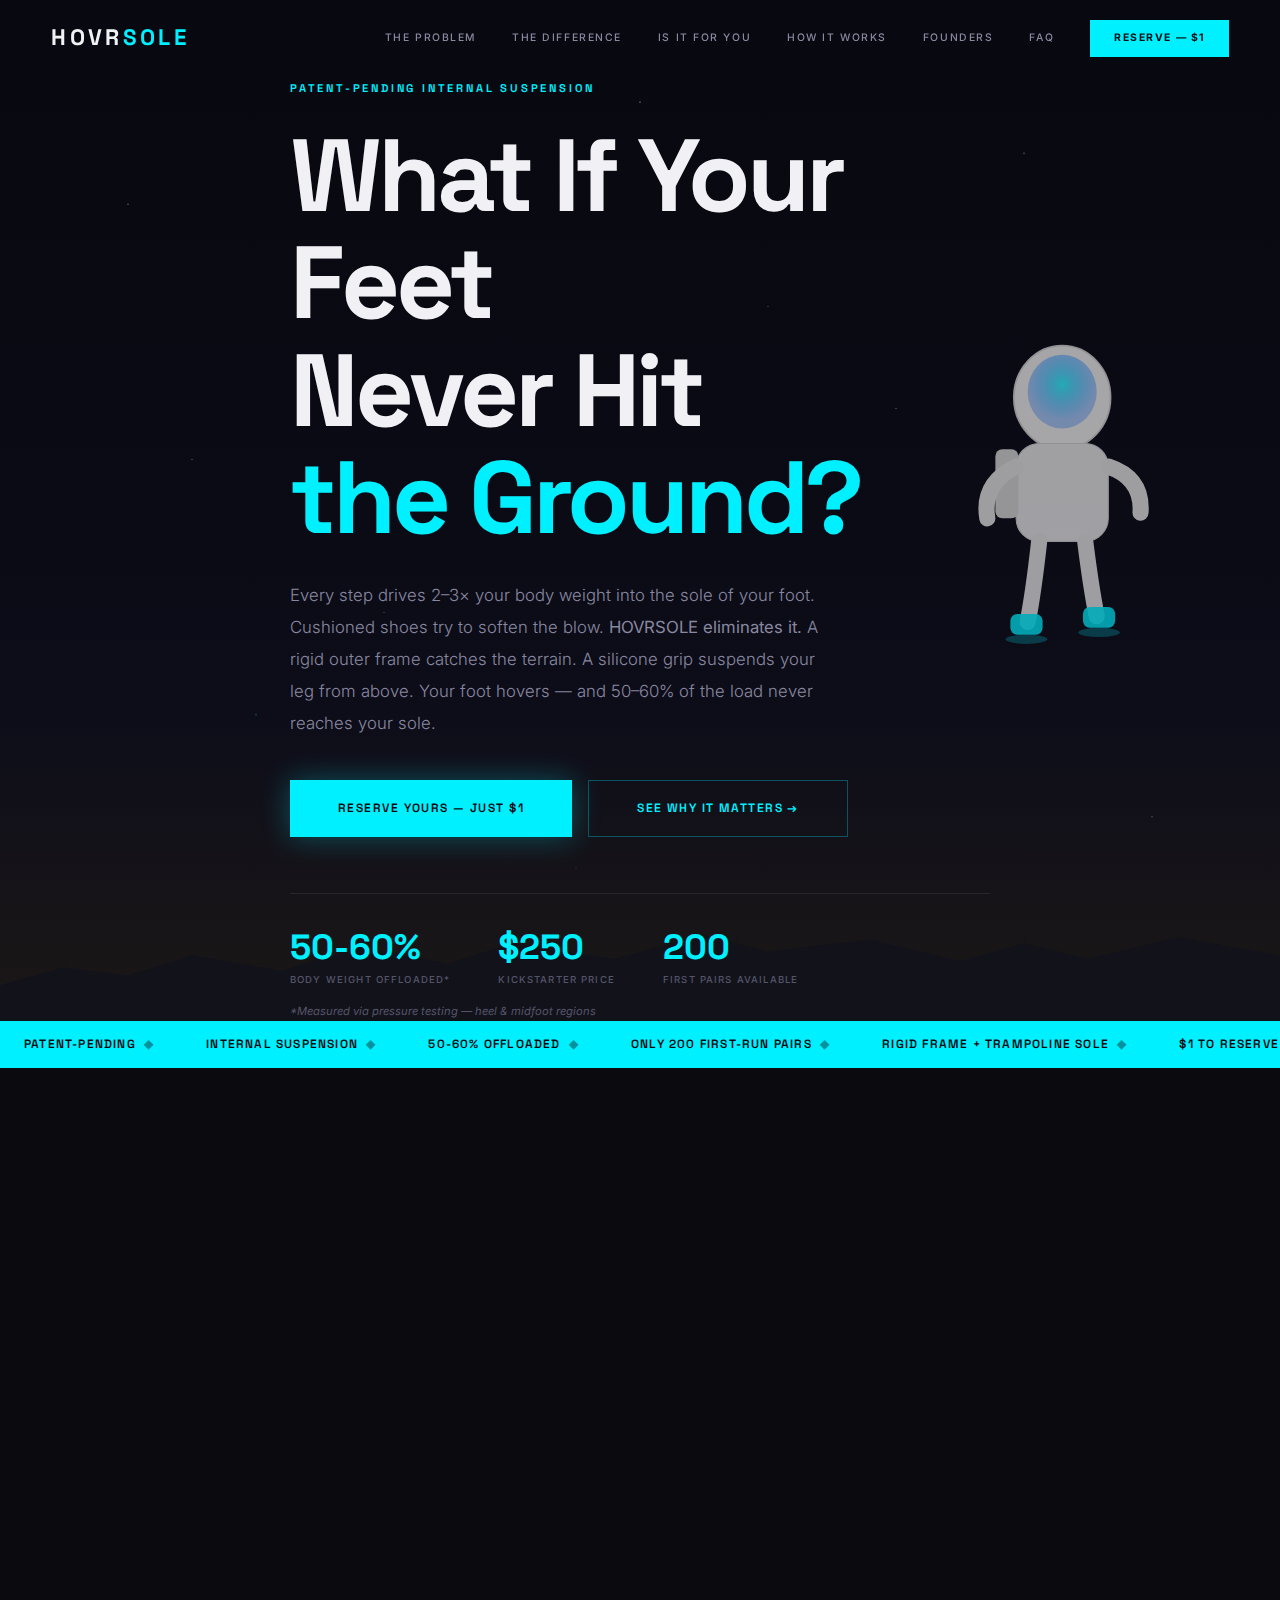
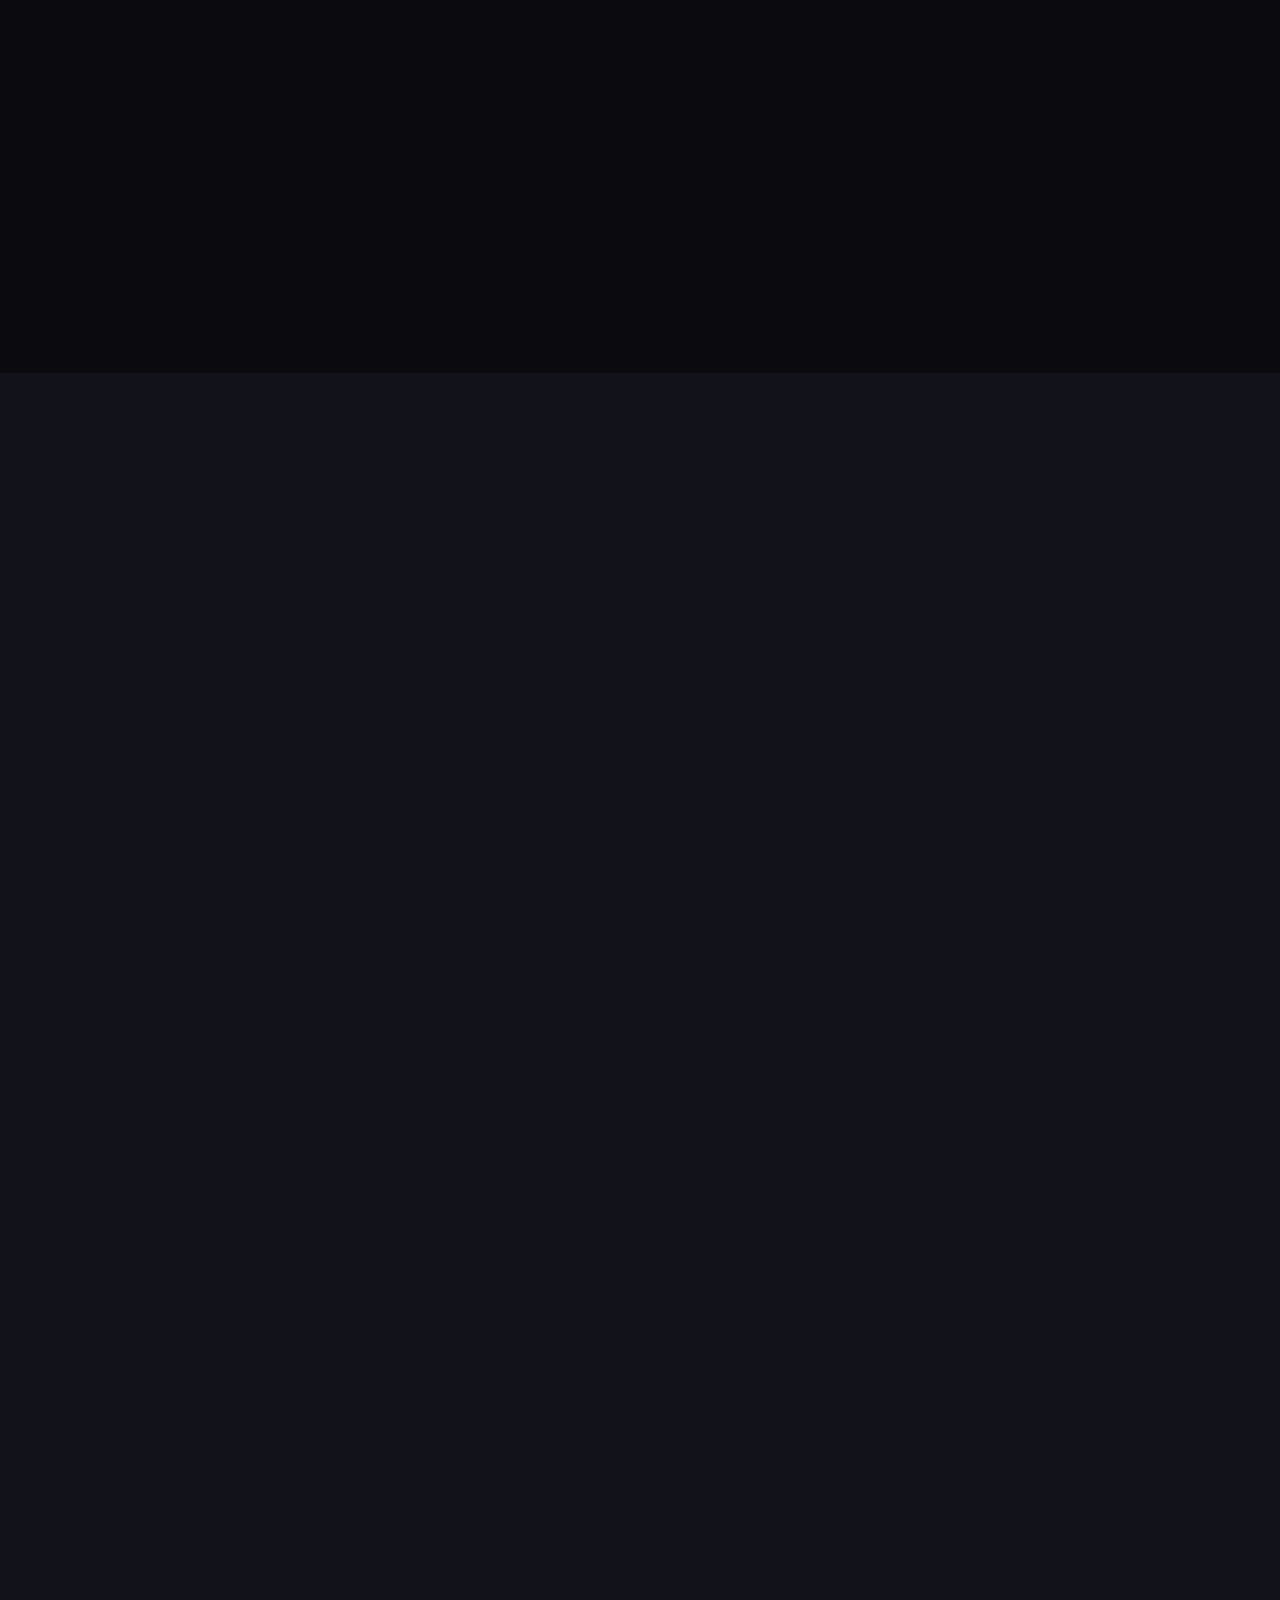
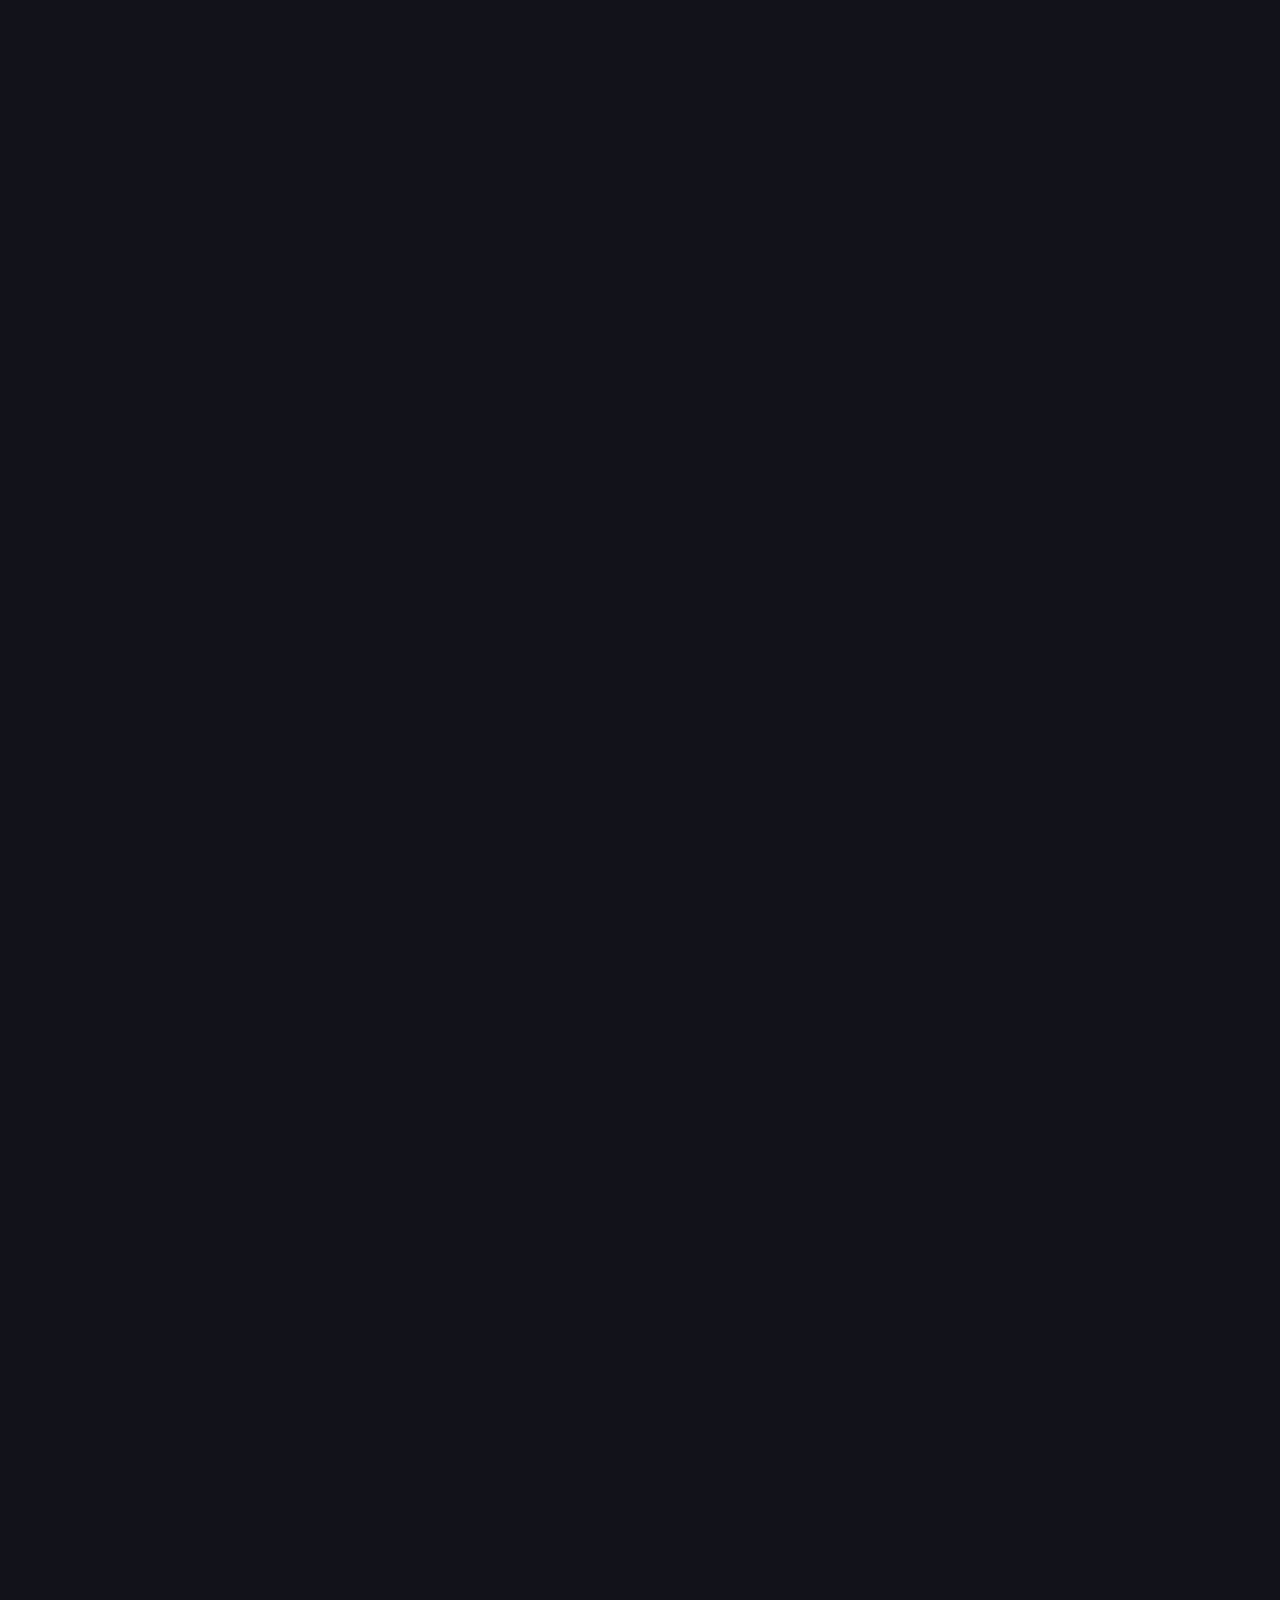
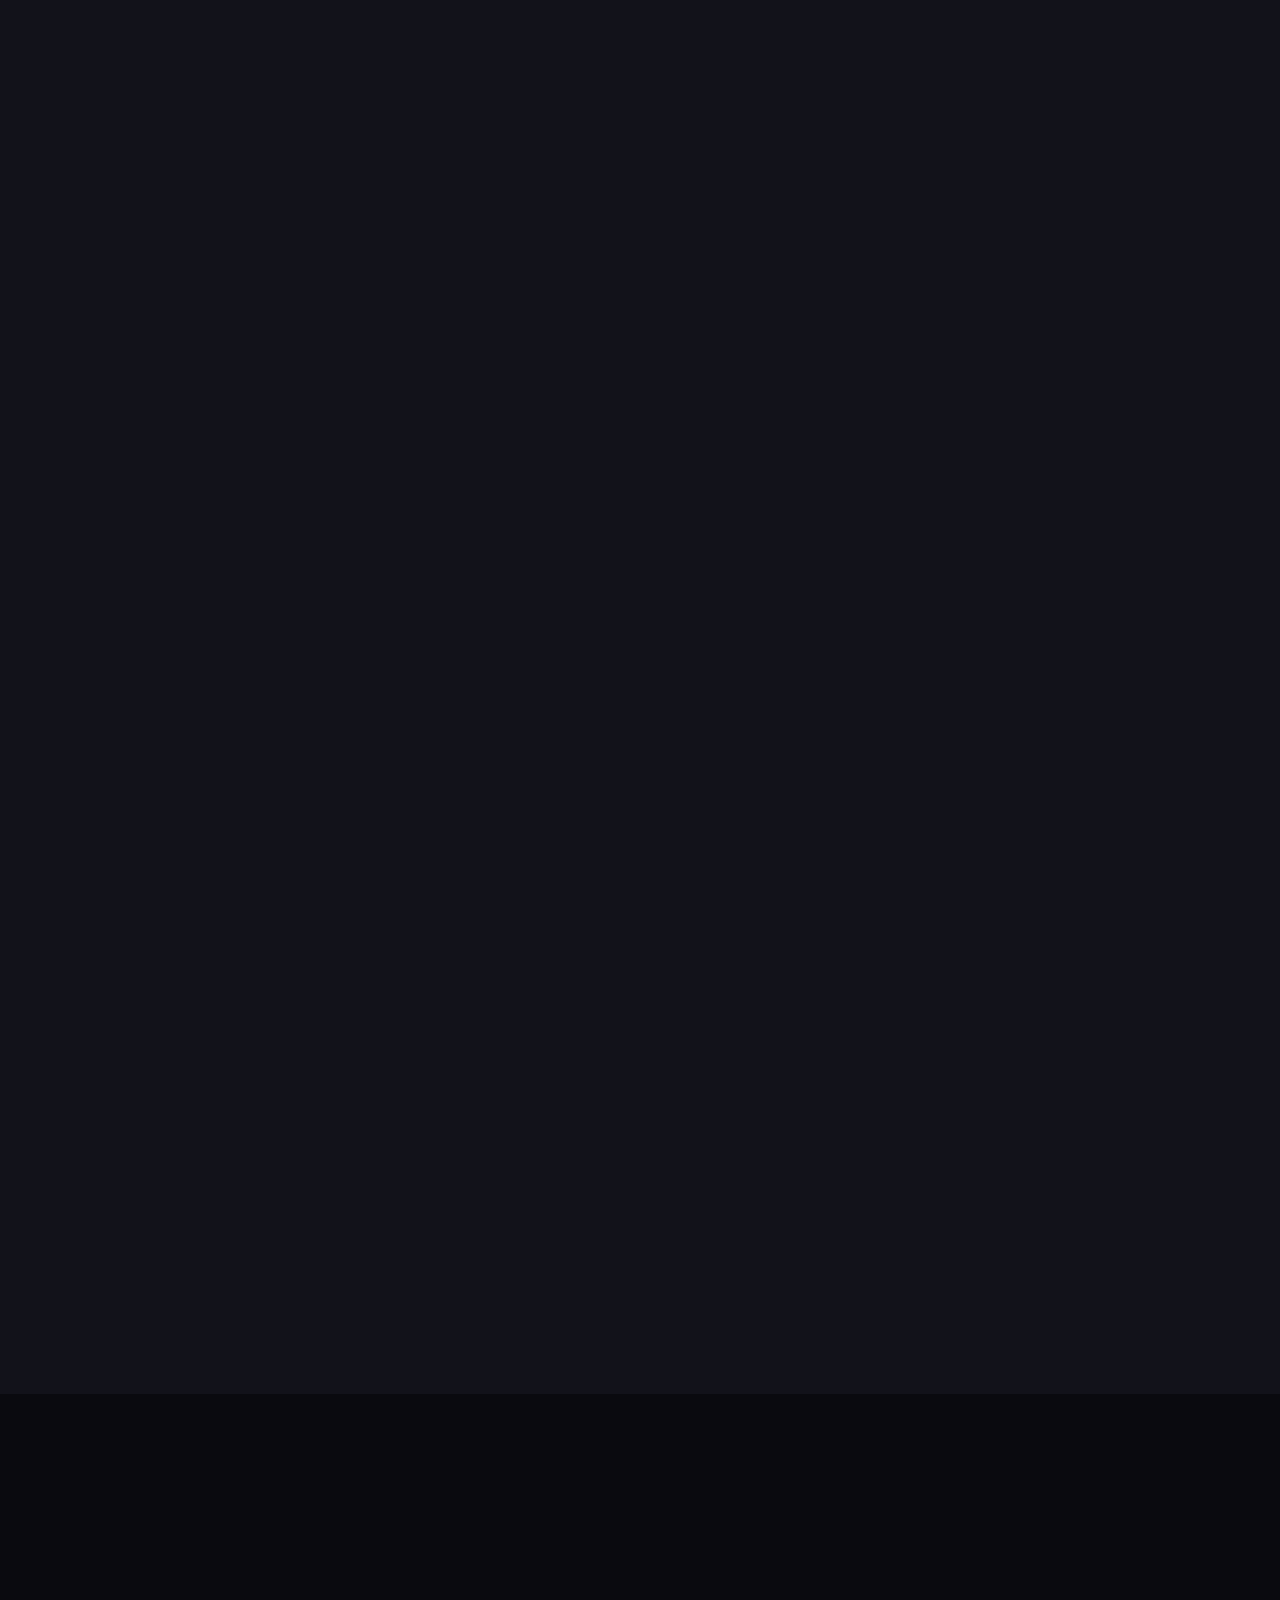
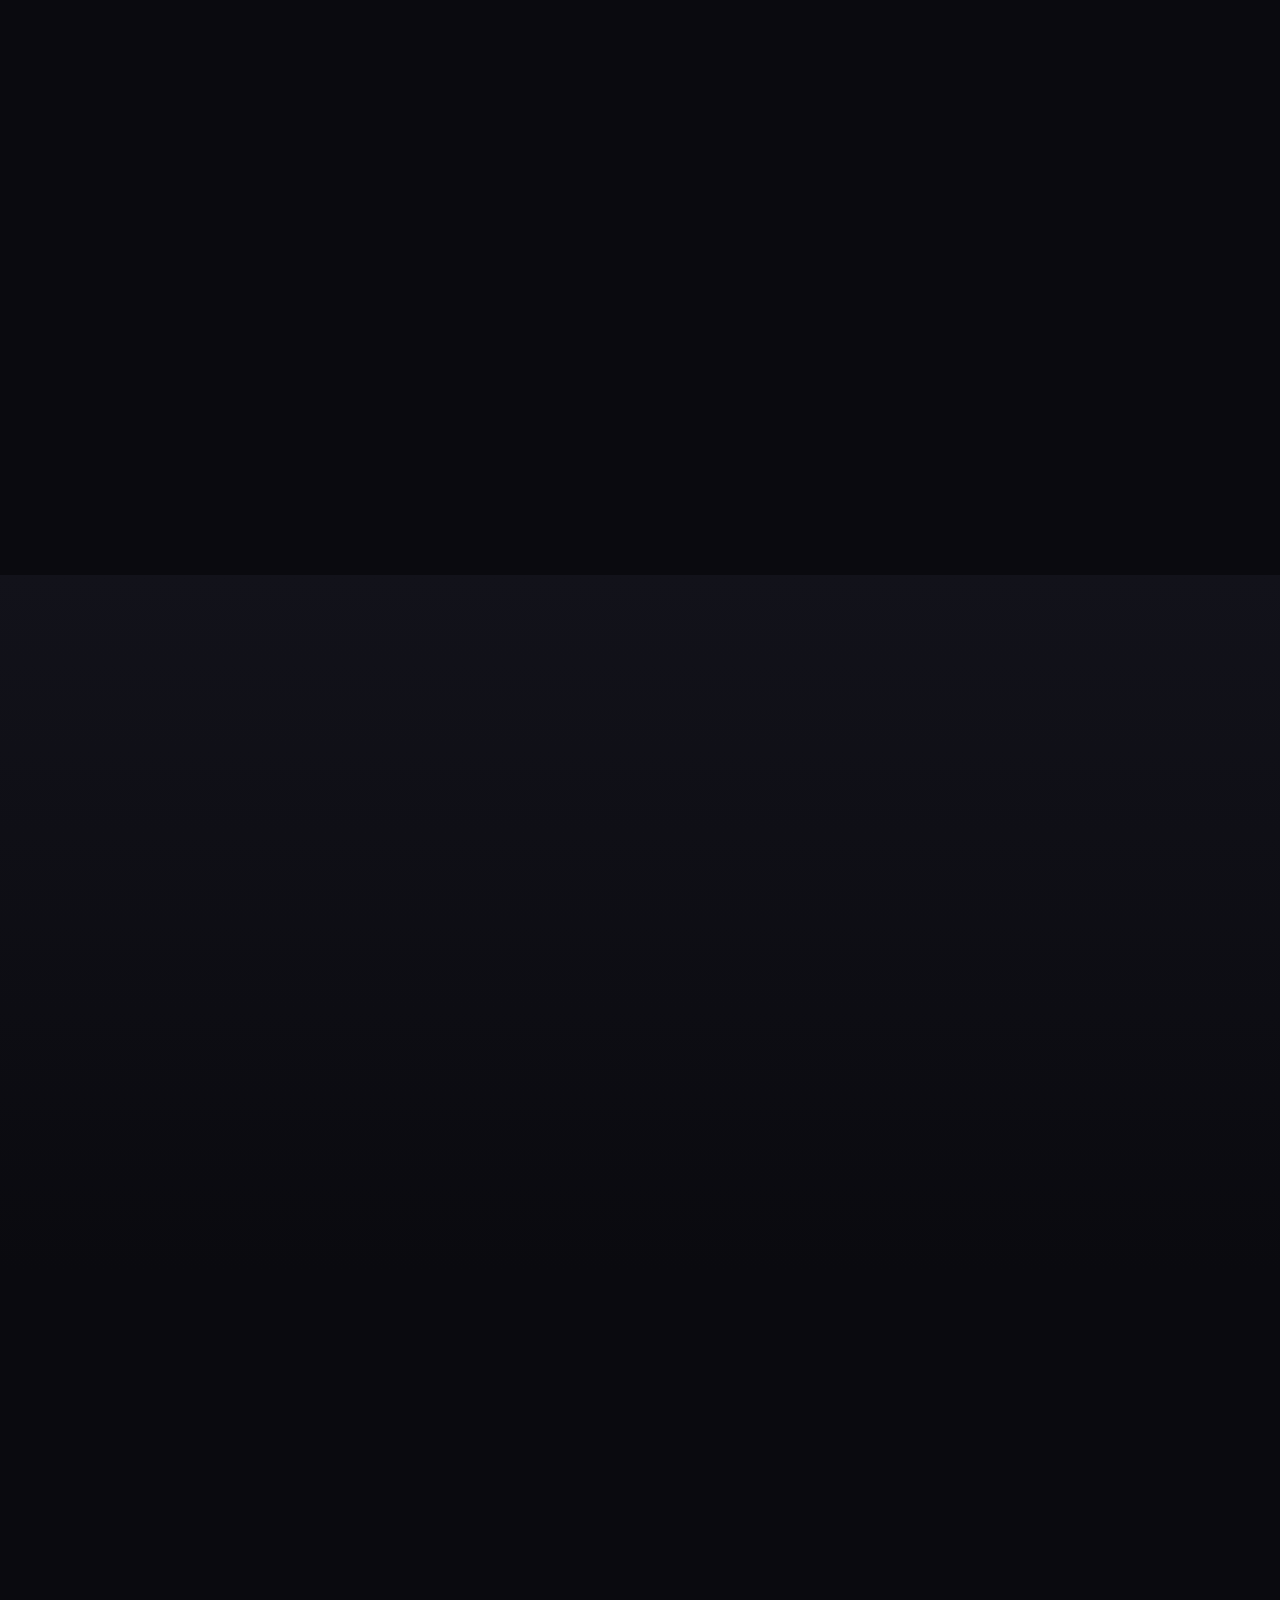
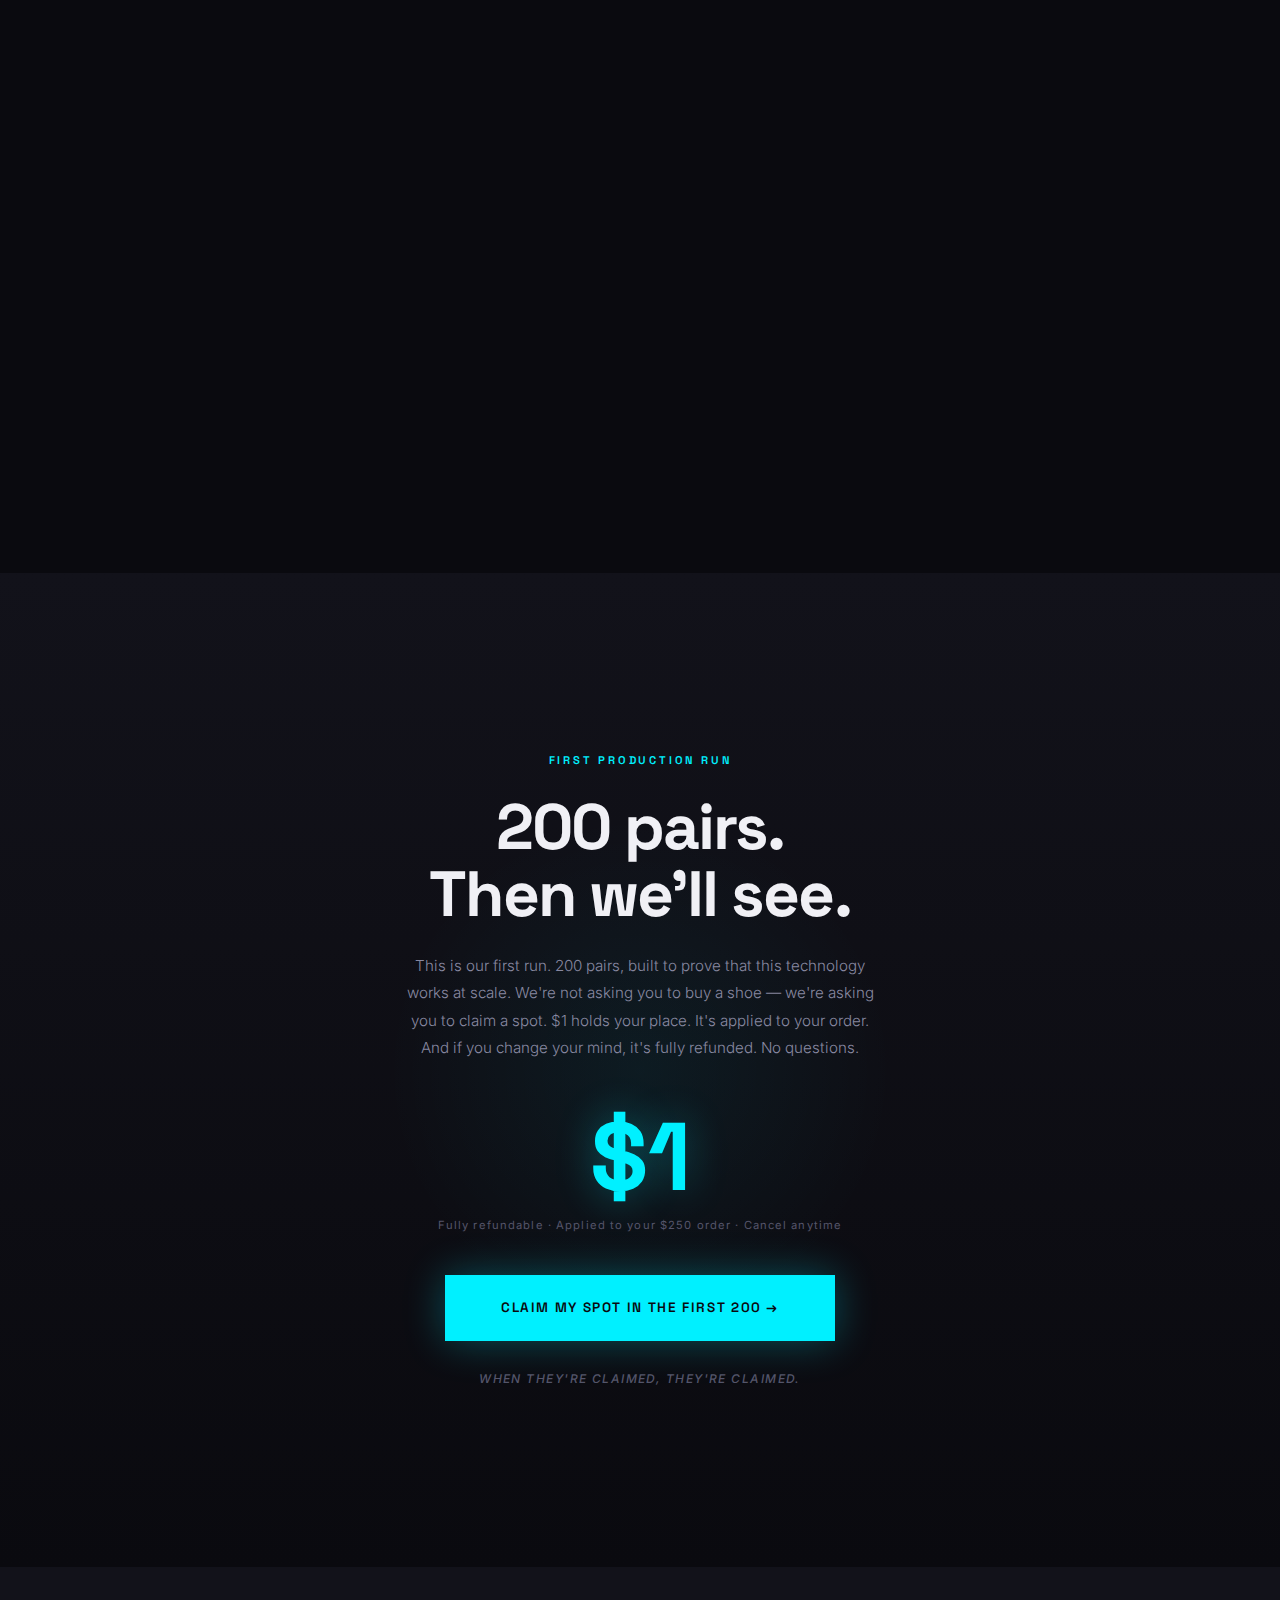
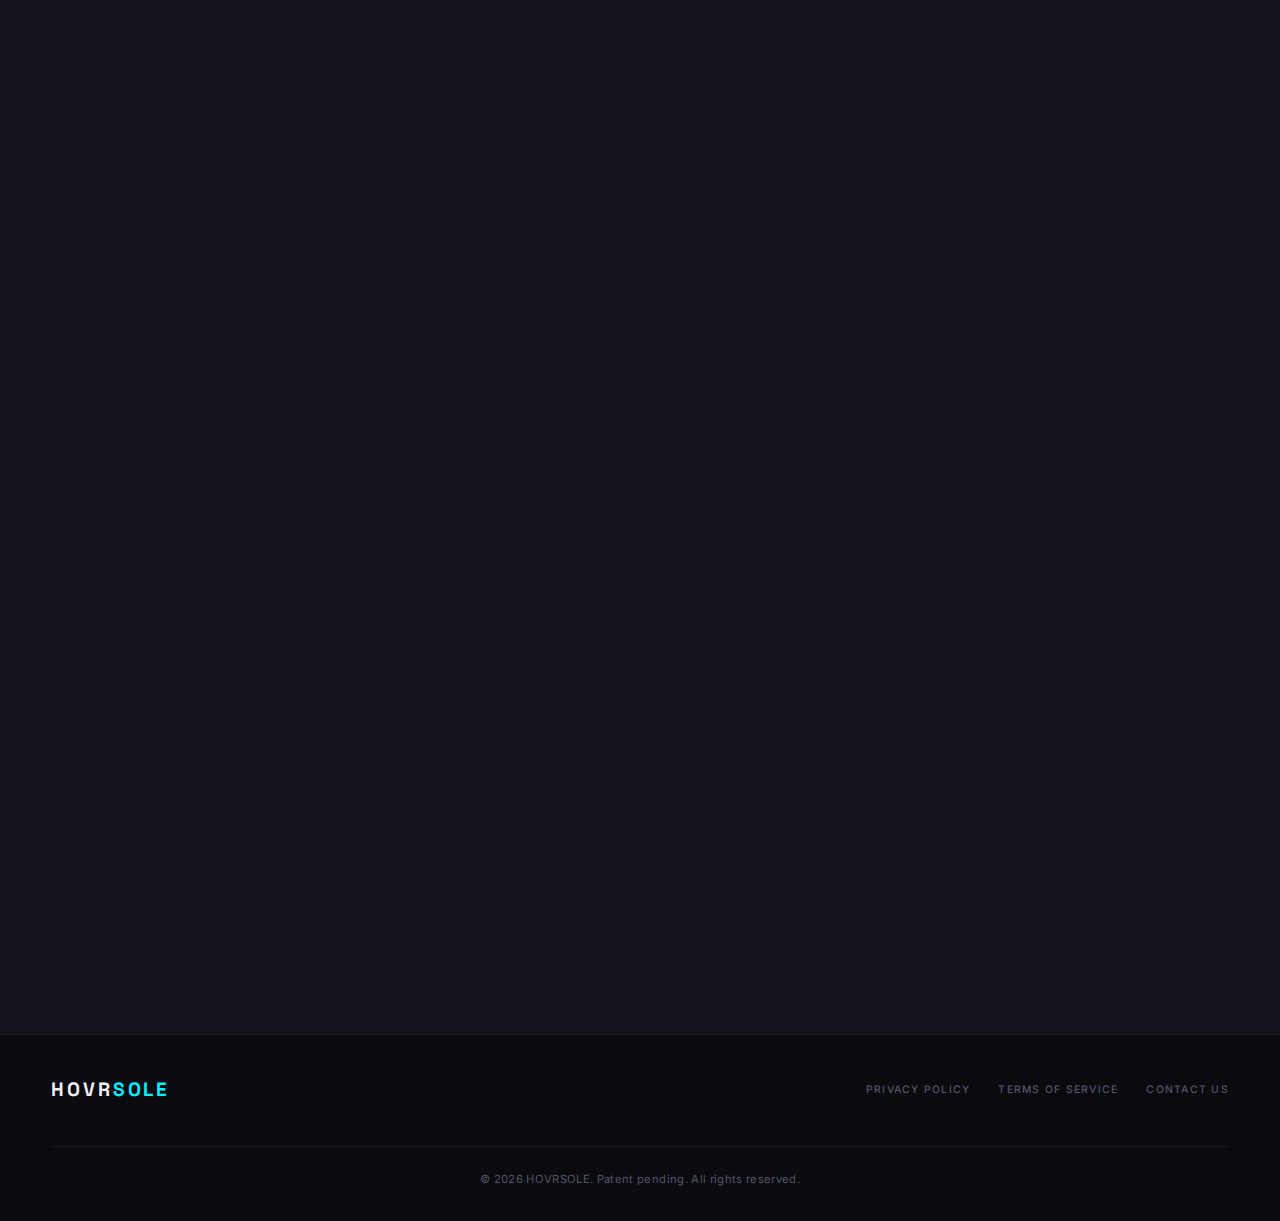
<file: docs/index.html>
<!DOCTYPE html>
<html lang="en">
<head>
  <meta charset="UTF-8">
  <meta name="viewport" content="width=device-width, initial-scale=1.0">

  <!-- Primary SEO -->
  <title>HOVRSOLE — The Shoe That Suspends Your Foot | Patent-Pending Offloading Footwear</title>
  <meta name="description" content="Your feet take 2-3× your body weight every step. HOVRSOLE doesn't cushion the impact — it redirects it. Patent-pending internal suspension offloads 50-60% of pressure from your heel and midfoot. Reserve for $1.">
  <meta name="keywords" content="suspension footwear, pressure offloading shoe, foot pain relief shoe, plantar support boot, hiking boot technology, internal suspension shoe, HOVRSOLE, patent pending footwear, kickstarter shoe 2026">
  <link rel="canonical" href="https://darfaz.github.io/hovrsole/">

  <!-- Open Graph -->
  <meta property="og:title" content="HOVRSOLE — The Shoe That Suspends Your Foot">
  <meta property="og:description" content="Every other shoe cushions the blow. HOVRSOLE redirects it entirely. Patent-pending internal suspension. Reserve your pair for $1.">
  <meta property="og:image" content="images/og-image.jpg">
  <meta property="og:type" content="product">
  <meta property="og:url" content="https://darfaz.github.io/hovrsole/">
  <meta property="og:site_name" content="HOVRSOLE">

  <!-- Twitter -->
  <meta name="twitter:card" content="summary_large_image">
  <meta name="twitter:title" content="HOVRSOLE — The Shoe That Suspends Your Foot">
  <meta name="twitter:description" content="Patent-pending internal suspension. Your foot hovers inside the frame. $1 to reserve.">

  <!-- Additional SEO -->
  <meta name="robots" content="index, follow">
  <meta name="author" content="HOVRSOLE — Dar Fazulyanov & Joshua Vanderpool">
  <meta name="theme-color" content="#00f0ff">
  <link rel="icon" href="data:image/svg+xml,<svg xmlns='http://www.w3.org/2000/svg' viewBox='0 0 100 100'><text y='.9em' font-size='90'>🚀</text></svg>">
  <link rel="stylesheet" href="css/styles.css">

  <!-- Structured Data: Product -->
  <script type="application/ld+json">
  {
    "@context": "https://schema.org",
    "@type": "Product",
    "name": "HOVRSOLE Internal Suspension Footwear",
    "description": "Patent-pending performance footwear with internal suspension system that offloads 50-60% of body weight from heel and midfoot through a rigid frame exoskeleton, silicone ankle grip, and trampoline sole membrane.",
    "brand": { "@type": "Brand", "name": "HOVRSOLE" },
    "image": "https://darfaz.github.io/hovrsole/images/og-image.jpg",
    "offers": {
      "@type": "Offer",
      "price": "250.00",
      "priceCurrency": "USD",
      "availability": "https://schema.org/PreOrder",
      "url": "https://darfaz.github.io/hovrsole/reserve.html"
    }
  }
  </script>

  <!-- Structured Data: FAQ (SEO rich snippets) -->
  <script type="application/ld+json">
  {
    "@context": "https://schema.org",
    "@type": "FAQPage",
    "mainEntity": [
      {
        "@type": "Question",
        "name": "How does the HOVRSOLE suspension system work?",
        "acceptedAnswer": {
          "@type": "Answer",
          "text": "Three integrated systems: a rigid outer frame exoskeleton channels terrain forces to the edges, a silicone ankle grip suspends the leg from above, and a trampoline-like membrane under the foot absorbs remaining force with dynamic flex. Together they redirect 50-60% of body weight away from the heel and midfoot."
        }
      },
      {
        "@type": "Question",
        "name": "How is HOVRSOLE different from cushioned shoes like HOKA or Nike Air?",
        "acceptedAnswer": {
          "@type": "Answer",
          "text": "Fundamentally different approach. Cushioned shoes put soft material between your foot and the ground — force still hits the sole. HOVRSOLE structurally redirects force around the sole entirely through a rigid frame. It's the difference between a pillow and a suspension bridge."
        }
      },
      {
        "@type": "Question",
        "name": "How much pressure does HOVRSOLE offload?",
        "acceptedAnswer": {
          "@type": "Answer",
          "text": "In prototype brace testing, HOVRSOLE's suspension architecture offloaded 50-60% of body weight from the heel and midfoot regions. The shoe form factor uses the same architecture and is designed to deliver equal or better offloading."
        }
      }
    ]
  }
  </script>
</head>
<body>

  <!-- NAV -->
  <nav class="nav" id="nav" role="navigation" aria-label="Main navigation">
    <div class="container">
      <a href="index.html" class="nav-logo" aria-label="HOVRSOLE home">HOVR<span class="accent">SOLE</span></a>
      <div class="nav-links">
        <a href="#problem">The Problem</a>
        <a href="#difference">The Difference</a>
        <a href="#for-you">Is It For You</a>
        <a href="#technology">How It Works</a>
        <a href="#founders">Founders</a>
        <a href="#faq">FAQ</a>
        <a href="reserve.html" class="nav-cta">Reserve — $1</a>
      </div>
      <button class="mobile-menu" id="mobile-menu" aria-label="Open menu">
        <svg viewBox="0 0 24 24" fill="none" stroke="currentColor" stroke-width="1.5"><path d="M3 12h18M3 6h18M3 18h18"/></svg>
      </button>
    </div>
  </nav>

  <!-- MOBILE NAV -->
  <div class="mobile-nav" id="mobile-nav" role="dialog" aria-label="Mobile navigation">
    <button class="mobile-nav-close" id="mobile-nav-close" aria-label="Close menu">✕</button>
    <a href="#problem">The Problem</a>
    <a href="#difference">The Difference</a>
    <a href="#for-you">Is It For You</a>
    <a href="#technology">How It Works</a>
    <a href="#founders">Founders</a>
    <a href="#faq">FAQ</a>
    <a href="reserve.html">Reserve Your Pair</a>
  </div>

  <!-- ============================================================
       SCHWARTZ LEVEL 1: HERO
       Awareness target: Problem-Aware → Solution-Aware
       Strategy: Lead with the FEELING, not the product.
       Name the enemy (impact force), then introduce the mechanism.
       ============================================================ -->
  <header class="hero" role="banner">
    <div class="hero-bg">
      <div class="stars"></div>
      <div class="terrain"></div>
    </div>
    <div class="container">
      <div class="hero-content">
        <span class="eyebrow">Patent-Pending Internal Suspension</span>
        <h1>What If Your Feet<br>Never Hit<br><em>the Ground?</em></h1>
        <p class="hero-desc">Every step drives 2–3× your body weight into the sole of your foot. Cushioned shoes try to soften the blow. <strong>HOVRSOLE eliminates it.</strong> A rigid outer frame catches the terrain. A silicone grip suspends your leg from above. Your foot hovers — and 50–60% of the load never reaches your sole.</p>
        <div class="hero-actions">
          <a href="reserve.html" class="btn btn-primary" data-track="hero_reserve">Reserve Yours — Just $1</a>
          <a href="#problem" class="btn btn-outline">See Why It Matters →</a>
        </div>
        <div class="hero-meta">
          <div class="hero-meta-item">
            <span class="num">50-60%</span>
            <span class="label">Body Weight Offloaded*</span>
          </div>
          <div class="hero-meta-item">
            <span class="num">$250</span>
            <span class="label">Kickstarter Price</span>
          </div>
          <div class="hero-meta-item">
            <span class="num">200</span>
            <span class="label">First Pairs Available</span>
          </div>
        </div>
        <p class="hero-footnote">*Measured via pressure testing — heel &amp; midfoot regions</p>
      </div>
    </div>
    <div class="astronaut-float" aria-hidden="true">
      <svg viewBox="0 0 200 300" class="astronaut-svg">
        <defs>
          <radialGradient id="visor" cx="50%" cy="40%">
            <stop offset="0%" stop-color="#00f0ff" stop-opacity="0.8"/>
            <stop offset="100%" stop-color="#0066ff" stop-opacity="0.3"/>
          </radialGradient>
        </defs>
        <ellipse cx="100" cy="70" rx="42" ry="45" fill="#e8e8e8" stroke="#ccc" stroke-width="1.5"/>
        <ellipse cx="100" cy="65" rx="30" ry="32" fill="url(#visor)"/>
        <rect x="60" y="110" width="80" height="85" rx="20" fill="#e0e0e0" stroke="#ccc" stroke-width="1"/>
        <rect x="42" y="115" width="20" height="60" rx="6" fill="#d0d0d0"/>
        <path d="M60 130 Q30 145 35 175" stroke="#ddd" stroke-width="14" fill="none" stroke-linecap="round"/>
        <path d="M140 130 Q170 140 168 170" stroke="#ddd" stroke-width="14" fill="none" stroke-linecap="round"/>
        <path d="M80 195 Q75 240 70 265" stroke="#ddd" stroke-width="14" fill="none" stroke-linecap="round"/>
        <path d="M120 195 Q125 235 130 260" stroke="#ddd" stroke-width="14" fill="none" stroke-linecap="round"/>
        <rect x="55" y="258" width="28" height="18" rx="6" fill="#00f0ff" opacity="0.9"/>
        <rect x="118" y="252" width="28" height="18" rx="6" fill="#00f0ff" opacity="0.9"/>
        <ellipse cx="69" cy="280" rx="18" ry="4" fill="#00f0ff" opacity="0.3"/>
        <ellipse cx="132" cy="274" rx="18" ry="4" fill="#00f0ff" opacity="0.3"/>
      </svg>
    </div>
  </header>

  <!-- TICKER -->
  <div class="ticker" aria-hidden="true">
    <div class="ticker-inner">
      <span class="ticker-item">Patent-Pending <span class="sep">◆</span></span>
      <span class="ticker-item">Internal Suspension <span class="sep">◆</span></span>
      <span class="ticker-item">50-60% Offloaded <span class="sep">◆</span></span>
      <span class="ticker-item">Only 200 First-Run Pairs <span class="sep">◆</span></span>
      <span class="ticker-item">Rigid Frame + Trampoline Sole <span class="sep">◆</span></span>
      <span class="ticker-item">$1 to Reserve <span class="sep">◆</span></span>
      <span class="ticker-item">Patent-Pending <span class="sep">◆</span></span>
      <span class="ticker-item">Internal Suspension <span class="sep">◆</span></span>
      <span class="ticker-item">50-60% Offloaded <span class="sep">◆</span></span>
      <span class="ticker-item">Only 200 First-Run Pairs <span class="sep">◆</span></span>
      <span class="ticker-item">Rigid Frame + Trampoline Sole <span class="sep">◆</span></span>
      <span class="ticker-item">$1 to Reserve <span class="sep">◆</span></span>
    </div>
  </div>

  <!-- ============================================================
       SCHWARTZ LEVEL 2: PROBLEM INTENSIFICATION
       Strategy: Make the reader FEEL the problem before showing
       the solution. Schwartz says you can't create desire —
       you channel the desire that already exists.
       "The more vividly you can make them feel the problem,
       the more urgently they'll want the solution."
       ============================================================ -->
  <section class="problem-section" id="problem">
    <div class="container">
      <div class="problem-inner fade-up">
        <span class="eyebrow">The Problem Nobody's Solved</span>
        <h2>You already know the feeling.</h2>
        <div class="problem-grid">
          <div class="problem-card">
            <p class="problem-quote">"My feet are done by 2pm but my shift ends at 6."</p>
          </div>
          <div class="problem-card">
            <p class="problem-quote">"I used to hike 12 miles. Now I turn around at 4."</p>
          </div>
          <div class="problem-card">
            <p class="problem-quote">"My brace works — but it doesn't fit in my work shoes."</p>
          </div>
          <div class="problem-card">
            <p class="problem-quote">"I've tried every insole on Amazon. Nothing changes."</p>
          </div>
        </div>
        <p class="problem-explanation">Every "solution" you've tried does the same thing: <strong>puts soft material between your foot and the ground.</strong> Foam. Gel. Air. They absorb some shock, then compress, degrade, and let the force through anyway. The fundamental problem remains — <em>all your weight still lands on the sole of your foot.</em></p>
        <p class="problem-punchline">What if it didn't have to?</p>
      </div>
    </div>
  </section>

  <!-- ============================================================
       SCHWARTZ LEVEL 3: UNIQUE MECHANISM (The Difference)
       Strategy: Introduce the mechanism that makes THIS solution
       different from everything they've tried. Schwartz calls this
       "the unique mechanism" — the thing that makes the claim
       believable because it explains HOW.
       ============================================================ -->
  <section class="comparison" id="difference">
    <div class="container">
      <div class="section-header fade-up">
        <span class="eyebrow">The Breakthrough</span>
        <h2>Other shoes absorb the force.<br>HOVRSOLE <em>redirects</em> it.</h2>
        <p>This isn't a better insole. It's a fundamentally different architecture — the first footwear that structurally bypasses your sole.</p>
      </div>
      <div class="comp-grid fade-up">
        <div class="comp-card">
          <div class="brand-name">What You've Tried</div>
          <div class="approach">Cushion & Hope</div>
          <div class="desc">EVA foam, gel inserts, air pockets — they compress under your weight and degrade over time. The force still hits the sole of your foot. Every step, every time. It's a band-aid, not a fix.</div>
        </div>
        <div class="comp-card featured">
          <div class="brand-name">◆ HOVRSOLE ◆</div>
          <div class="approach">Suspend & Redirect</div>
          <div class="desc">A rigid exoskeleton frame + silicone ankle grip suspends your foot from above. Force travels through the frame to the edges of the sole — bypassing the bottom of your foot entirely. Your foot hovers inside.</div>
        </div>
        <div class="comp-card">
          <div class="brand-name">Offloading Braces</div>
          <div class="approach">Effective but Limiting</div>
          <div class="desc">CAM boots and medical braces offload well — but they're bulky, conspicuous, and don't fit your life. HOVRSOLE puts that proven technology inside real footwear.</div>
        </div>
      </div>
    </div>
  </section>

  <!-- ============================================================
       SCHWARTZ LEVEL 4: IDENTIFICATION / DESIRE CHANNELING
       Strategy: "Is It For You?" — let the reader self-select.
       Schwartz: "The prospect must see themselves in the ad."
       Each card channels an existing desire they already have.
       ============================================================ -->
  <section class="use-cases" id="for-you">
    <div class="container">
      <div class="section-header fade-up">
        <span class="eyebrow">Is HOVRSOLE For You?</span>
        <h2>This is for you if you've ever thought…</h2>
      </div>
      <div class="use-grid">
        <article class="use-card fade-up">
          <div class="use-emoji">🥾</div>
          <h3>"I wish I could hike longer."</h3>
          <p>Your legs have miles left in them but your feet are screaming at mile 4. HOVRSOLE's suspension keeps you on the trail when every other boot would have you turning back.</p>
        </article>
        <article class="use-card fade-up">
          <div class="use-emoji">⏰</div>
          <h3>"I can barely stand by end of shift."</h3>
          <p>Twelve-hour shifts. Warehouse floors. Kitchen lines. You can't sit down, and no insole survives your workday. HOVRSOLE offloads the pressure so your feet aren't the reason you dread going in.</p>
        </article>
        <article class="use-card fade-up">
          <div class="use-emoji">💪</div>
          <h3>"I'm not ready to slow down."</h3>
          <p>Weekends are for the field, the gym, the adventure. You refuse to sit out because of your feet. HOVRSOLE keeps you in the game when every other shoe makes you pay for it tomorrow.</p>
        </article>
        <article class="use-card fade-up">
          <div class="use-emoji">🌙</div>
          <h3>"I want to feel weightless."</h3>
          <p>There's nothing else like the sensation of your foot hovering inside the frame. It's the feeling of walking on the moon — except you're on Earth and it's Tuesday.</p>
        </article>
        <article class="use-card fade-up">
          <div class="use-emoji">🎖️</div>
          <h3>"Every mile with a heavy pack hurts."</h3>
          <p>Rucks, packs, heavy loads over rough ground. When you're carrying the weight and can't stop, HOVRSOLE redirects the load so your feet aren't the weak link in the chain.</p>
        </article>
        <article class="use-card fade-up">
          <div class="use-emoji">🤫</div>
          <h3>"I need support — but I don't want it to look like it."</h3>
          <p>You don't want a medical boot. You don't want pity. You want footwear that works as hard as you do — invisibly. The suspension is completely internal. Nobody knows but you.</p>
        </article>
        <article class="use-card fade-up">
          <div class="use-emoji">👟</div>
          <h3>"My brace doesn't fit my work shoes."</h3>
          <p>Your job requires OSHA boots, kitchen clogs, or sales-floor shoes. Your prescribed brace doesn't fit inside them. With HOVRSOLE, the shoe IS the offloading device. No brace underneath, no insert on top of an insert.</p>
        </article>
      </div>
      <div class="use-cta fade-up">
        <p class="use-cta-text">If any of these sound like you — you've been waiting for this.</p>
        <a href="reserve.html" class="btn btn-primary" data-track="identity_reserve">Reserve My Pair — $1</a>
      </div>
    </div>
  </section>

  <!-- ============================================================
       SCHWARTZ LEVEL 5: PROOF / HOW IT WORKS
       Strategy: Now they WANT it. Show them HOW it works to make
       the claim believable. Schwartz calls this "intensification" —
       stack proof upon proof until doubt is impossible.
       ============================================================ -->
  <section class="technology" id="technology">
    <div class="container">
      <div class="section-header fade-up">
        <span class="eyebrow">The Technology</span>
        <h2>How three systems make your foot hover.</h2>
        <p>This isn't marketing language — it's mechanical engineering. Here's exactly what happens inside every HOVRSOLE, step by step.</p>
      </div>

      <div class="tech-grid">
        <article class="tech-card fade-up">
          <div class="tech-num">01</div>
          <div class="tech-icon">
            <svg viewBox="0 0 64 64" width="48" height="48">
              <rect x="8" y="20" width="48" height="32" rx="4" fill="none" stroke="#00f0ff" stroke-width="2"/>
              <path d="M8 52 L4 56 M56 52 L60 56 M8 20 L4 16 M56 20 L60 16" stroke="#00f0ff" stroke-width="2"/>
            </svg>
          </div>
          <h3>Rigid Outer Frame</h3>
          <p>A structural exoskeleton wraps the sole — rigid along the sides and bottom perimeter. When your foot meets the ground, this frame catches the terrain forces and channels them to the outer edges. The bottom of your foot never takes the direct hit.</p>
          <span class="tech-label">Catches terrain → channels to edges</span>
        </article>
        <article class="tech-card fade-up">
          <div class="tech-num">02</div>
          <div class="tech-icon">
            <svg viewBox="0 0 64 64" width="48" height="48">
              <ellipse cx="32" cy="24" rx="14" ry="18" fill="none" stroke="#00f0ff" stroke-width="2"/>
              <path d="M18 24 Q18 50 32 56 Q46 50 46 24" fill="none" stroke="#00f0ff" stroke-width="2"/>
              <path d="M22 30 L22 44 M42 30 L42 44" stroke="#00f0ff" stroke-width="1.5" stroke-dasharray="3 3"/>
            </svg>
          </div>
          <h3>Silicone Ankle Grip</h3>
          <p>Above the ankle, a high-grip silicone surface "grabs" your leg and suspends it within the shoe. Instead of your weight pushing DOWN onto the sole, it's held FROM ABOVE — like a hammock for your foot. This is what makes the hover possible.</p>
          <span class="tech-label">Grabs leg → suspends from above</span>
        </article>
        <article class="tech-card fade-up">
          <div class="tech-num">03</div>
          <div class="tech-icon">
            <svg viewBox="0 0 64 64" width="48" height="48">
              <path d="M12 40 Q22 20 32 40 Q42 60 52 40" stroke="#00f0ff" stroke-width="2" fill="none"/>
              <path d="M12 36 Q22 16 32 36 Q42 56 52 36" stroke="#00f0ff" stroke-width="1" fill="none" opacity="0.4"/>
              <line x1="12" y1="48" x2="52" y2="48" stroke="#00f0ff" stroke-width="2"/>
            </svg>
          </div>
          <h3>Trampoline Inner Sole</h3>
          <p>Under your foot, a flexible membrane absorbs whatever residual force remains — not with rigid compression like foam, but with dynamic flex like a trampoline. Your heel and midfoot float above the contact point.</p>
          <span class="tech-label">Absorbs residual → foot floats</span>
        </article>
      </div>

      <!-- Pressure comparison — visual proof -->
      <div class="pressure-comparison fade-up">
        <div class="pressure-card normal">
          <h4>Every Other Shoe</h4>
          <div class="pressure-visual">
            <div class="foot-outline">
              <div class="pressure-zone high" style="top:15%;left:30%;width:40%;height:22%;">HIGH</div>
              <div class="pressure-zone high" style="top:68%;left:25%;width:50%;height:20%;">HIGH</div>
              <div class="pressure-zone med" style="top:42%;left:30%;width:40%;height:22%;">MED</div>
            </div>
          </div>
          <p>100% of your weight hits the sole.<br>Heel and midfoot take the worst.</p>
        </div>
        <div class="pressure-arrow">→</div>
        <div class="pressure-card hovrsole">
          <h4>HOVRSOLE</h4>
          <div class="pressure-visual">
            <div class="foot-outline">
              <div class="pressure-zone low" style="top:15%;left:30%;width:40%;height:22%;">LOW</div>
              <div class="pressure-zone none" style="top:68%;left:25%;width:50%;height:20%;">~0</div>
              <div class="pressure-zone none" style="top:42%;left:30%;width:40%;height:22%;">~0</div>
            </div>
          </div>
          <p>50-60% redirected through frame.<br>Heel &amp; midfoot: nearly zero.</p>
        </div>
      </div>
    </div>
  </section>

  <!-- ============================================================
       SCHWARTZ LEVEL 6: INTENSIFICATION — STACK PROOF
       Strategy: Pile on credibility. Patent, testing, numbers.
       Make doubt feel foolish.
       ============================================================ -->
  <section class="proof">
    <div class="container">
      <div class="proof-inner fade-up">
        <span class="eyebrow">Built on Evidence</span>
        <h2>We didn't start with a shoe.<br>We started with the data.</h2>
        <p>The brace came first. We pressure-mapped it. We measured exactly how much weight shifted off the sole. Only then did we engineer it into footwear — because the data had to come before the product.</p>
        <div class="proof-stats">
          <div class="stat">
            <span class="stat-num">50-60%</span>
            <span class="stat-label">Body weight offloaded (heel &amp; midfoot)</span>
          </div>
          <div class="stat">
            <span class="stat-num">80+ lbs</span>
            <span class="stat-label">Redirected per step (avg adult)</span>
          </div>
          <div class="stat">
            <span class="stat-num">Patent<br>Pending</span>
            <span class="stat-label">Provisional patent filed</span>
          </div>
        </div>
      </div>
    </div>
  </section>

  <!-- ============================================================
       SCHWARTZ LEVEL 7: FUTURE PACING
       Strategy: Paint the picture of life AFTER they own the product.
       Schwartz: "The prospect must be able to see themselves in
       the result."
       ============================================================ -->
  <section class="future-pace">
    <div class="container">
      <div class="future-inner fade-up">
        <h2>Imagine putting them on for the first time.</h2>
        <div class="future-grid">
          <div class="future-card">
            <p>You lace up. Stand. And something is immediately different — the pressure you've felt every day for years is <em>just… gone</em> from your heel. Your midfoot feels like it's floating. You take a step. Then another. Then ten. And the ache that usually starts by step fifty isn't coming.</p>
          </div>
          <div class="future-card">
            <p>At mile three, you realize you're not thinking about your feet. At mile six, you're still not. At the end of a twelve-hour shift, you're tired — but for the first time, it's your legs that are tired. Not your feet. That's different. That's HOVRSOLE.</p>
          </div>
        </div>
      </div>
    </div>
  </section>

  <!-- FOUNDERS (trust) -->
  <section class="founders" id="founders">
    <div class="container">
      <div class="section-header fade-up">
        <span class="eyebrow">Who We Are</span>
        <h2>We built this because we needed it.</h2>
      </div>
      <div class="founders-grid fade-up">
        <article class="founder-card">
          <div class="founder-avatar">DF</div>
          <h3>Dar Fazulyanov</h3>
          <span class="founder-role">Co-Founder &amp; Co-Inventor</span>
          <p>Serial entrepreneur. Hardware manufacturing, capital raising ($100M+ across career), government contracts, strategic finance. Former CFO of S5 Wireless (DHS-funded). Founder of Scalar (premier business valuations). The operational muscle to turn a patent into a product you can actually buy.</p>
        </article>
        <article class="founder-card">
          <div class="founder-avatar">JV</div>
          <h3>Joshua Vanderpool</h3>
          <span class="founder-role">Co-Founder &amp; Co-Inventor</span>
          <p>The engineering mind behind HOVRSOLE. Designed the internal frame architecture, trampoline sole mechanism, and silicone ankle grip — the three-system suspension that makes pressure offloading possible in a shoe you'd actually want to wear.</p>
        </article>
      </div>
    </div>
  </section>

  <!-- ============================================================
       SCHWARTZ LEVEL 8: THE CLOSE — URGENCY + SCARCITY
       Strategy: Schwartz says the close must feel like a natural
       conclusion, not a hard sell. Scarcity (200 pairs) + low
       barrier ($1) + risk reversal (full refund).
       ============================================================ -->
  <section class="cta">
    <div class="container">
      <span class="eyebrow">First Production Run</span>
      <h2>200 pairs.<br>Then we'll see.</h2>
      <p>This is our first run. 200 pairs, built to prove that this technology works at scale. We're not asking you to buy a shoe — we're asking you to claim a spot. $1 holds your place. It's applied to your order. And if you change your mind, it's fully refunded. No questions.</p>
      <div class="cta-price">
        <span class="amount">$1</span>
        <span class="note">Fully refundable · Applied to your $250 order · Cancel anytime</span>
      </div>
      <a href="reserve.html" class="btn btn-accent" data-track="final_reserve">Claim My Spot in the First 200 →</a>
      <div class="cta-urgency">
        <span>When they're claimed, they're claimed.</span>
      </div>
    </div>
  </section>

  <!-- FAQ (SEO + objection handling) -->
  <section class="faq" id="faq">
    <div class="container">
      <div class="section-header fade-up">
        <span class="eyebrow">FAQ</span>
        <h2>Still have questions? Good.</h2>
      </div>
      <div class="faq-list">
        <div class="faq-item fade-up">
          <div class="faq-question"><h3>How does the HOVRSOLE suspension system work?</h3><span class="faq-icon">+</span></div>
          <div class="faq-answer">Three integrated systems: (1) A rigid outer frame exoskeleton catches terrain forces and channels them to the edges. (2) A silicone ankle grip suspends your leg from above, holding weight so it doesn't push down onto the sole. (3) A trampoline-like membrane under the foot absorbs any residual force with dynamic flex. Together, they redirect 50-60% of your body weight away from the heel and midfoot.</div>
        </div>
        <div class="faq-item fade-up">
          <div class="faq-question"><h3>Is HOVRSOLE a medical device?</h3><span class="faq-icon">+</span></div>
          <div class="faq-answer">No. HOVRSOLE is performance footwear with a patent-pending internal suspension system. It's designed for people who want to stay on their feet longer, go further, and feel better doing it.</div>
        </div>
        <div class="faq-item fade-up">
          <div class="faq-question"><h3>How is HOVRSOLE different from HOKA, Nike Air, or cushioned shoes?</h3><span class="faq-icon">+</span></div>
          <div class="faq-answer">Fundamentally different approach. Cushioned shoes put soft material between your foot and the ground — the force still hits the sole, just through a softer medium that degrades over time. HOVRSOLE structurally redirects force around the sole entirely. It's the difference between a pillow and a suspension bridge.</div>
        </div>
        <div class="faq-item fade-up">
          <div class="faq-question"><h3>How much pressure does HOVRSOLE actually offload?</h3><span class="faq-icon">+</span></div>
          <div class="faq-answer">In prototype brace testing, we measured 50-60% of body weight offloaded from the heel and midfoot — that's over 80 pounds redirected per step for an average adult. The shoe form factor uses the same suspension architecture and is designed to deliver equal or better offloading.</div>
        </div>
        <div class="faq-item fade-up">
          <div class="faq-question"><h3>What's the patent status?</h3><span class="faq-icon">+</span></div>
          <div class="faq-answer">Provisional patent filed covering the complete internal suspension architecture — the combination of rigid external frame, trampoline sole membrane, and silicone ankle grip system. Full utility patent application is in progress.</div>
        </div>
        <div class="faq-item fade-up">
          <div class="faq-question"><h3>Does it look like a medical boot or brace?</h3><span class="faq-icon">+</span></div>
          <div class="faq-answer">Not at all. The entire suspension system is internal. From the outside, HOVRSOLE looks like well-designed performance footwear — because that's what it is. The ankle grip, frame, and trampoline sole are all invisible. Nobody knows but you.</div>
        </div>
        <div class="faq-item fade-up">
          <div class="faq-question"><h3>Will this work with my job's shoe requirements?</h3><span class="faq-icon">+</span></div>
          <div class="faq-answer">That's exactly the point. Unlike braces and orthotics that have to fit INSIDE another shoe, HOVRSOLE IS the shoe. The suspension system is built into the footwear itself. We're designing for real-world use — including work environments with specific footwear requirements.</div>
        </div>
        <div class="faq-item fade-up">
          <div class="faq-question"><h3>How does the $1 reservation work?</h3><span class="faq-icon">+</span></div>
          <div class="faq-answer">Pay $1 to claim your spot in the first 200 pairs. When we launch on Kickstarter, you get first access at $250. Your dollar is applied to your order. Full refund anytime before production — no questions, no hassle. The deposit just holds your place.</div>
        </div>
      </div>
    </div>
  </section>

  <!-- FOOTER -->
  <footer class="footer" role="contentinfo">
    <div class="container">
      <div class="footer-logo">HOVR<span class="accent">SOLE</span></div>
      <div class="footer-links">
        <a href="privacy.html">Privacy Policy</a>
        <a href="terms.html">Terms of Service</a>
        <a href="mailto:dar@eazistep.com">Contact Us</a>
      </div>
      <p class="footer-copy">&copy; 2026 HOVRSOLE. Patent pending. All rights reserved.</p>
    </div>
  </footer>

  <script src="js/app.js"></script>
</body>
</html>
</file>
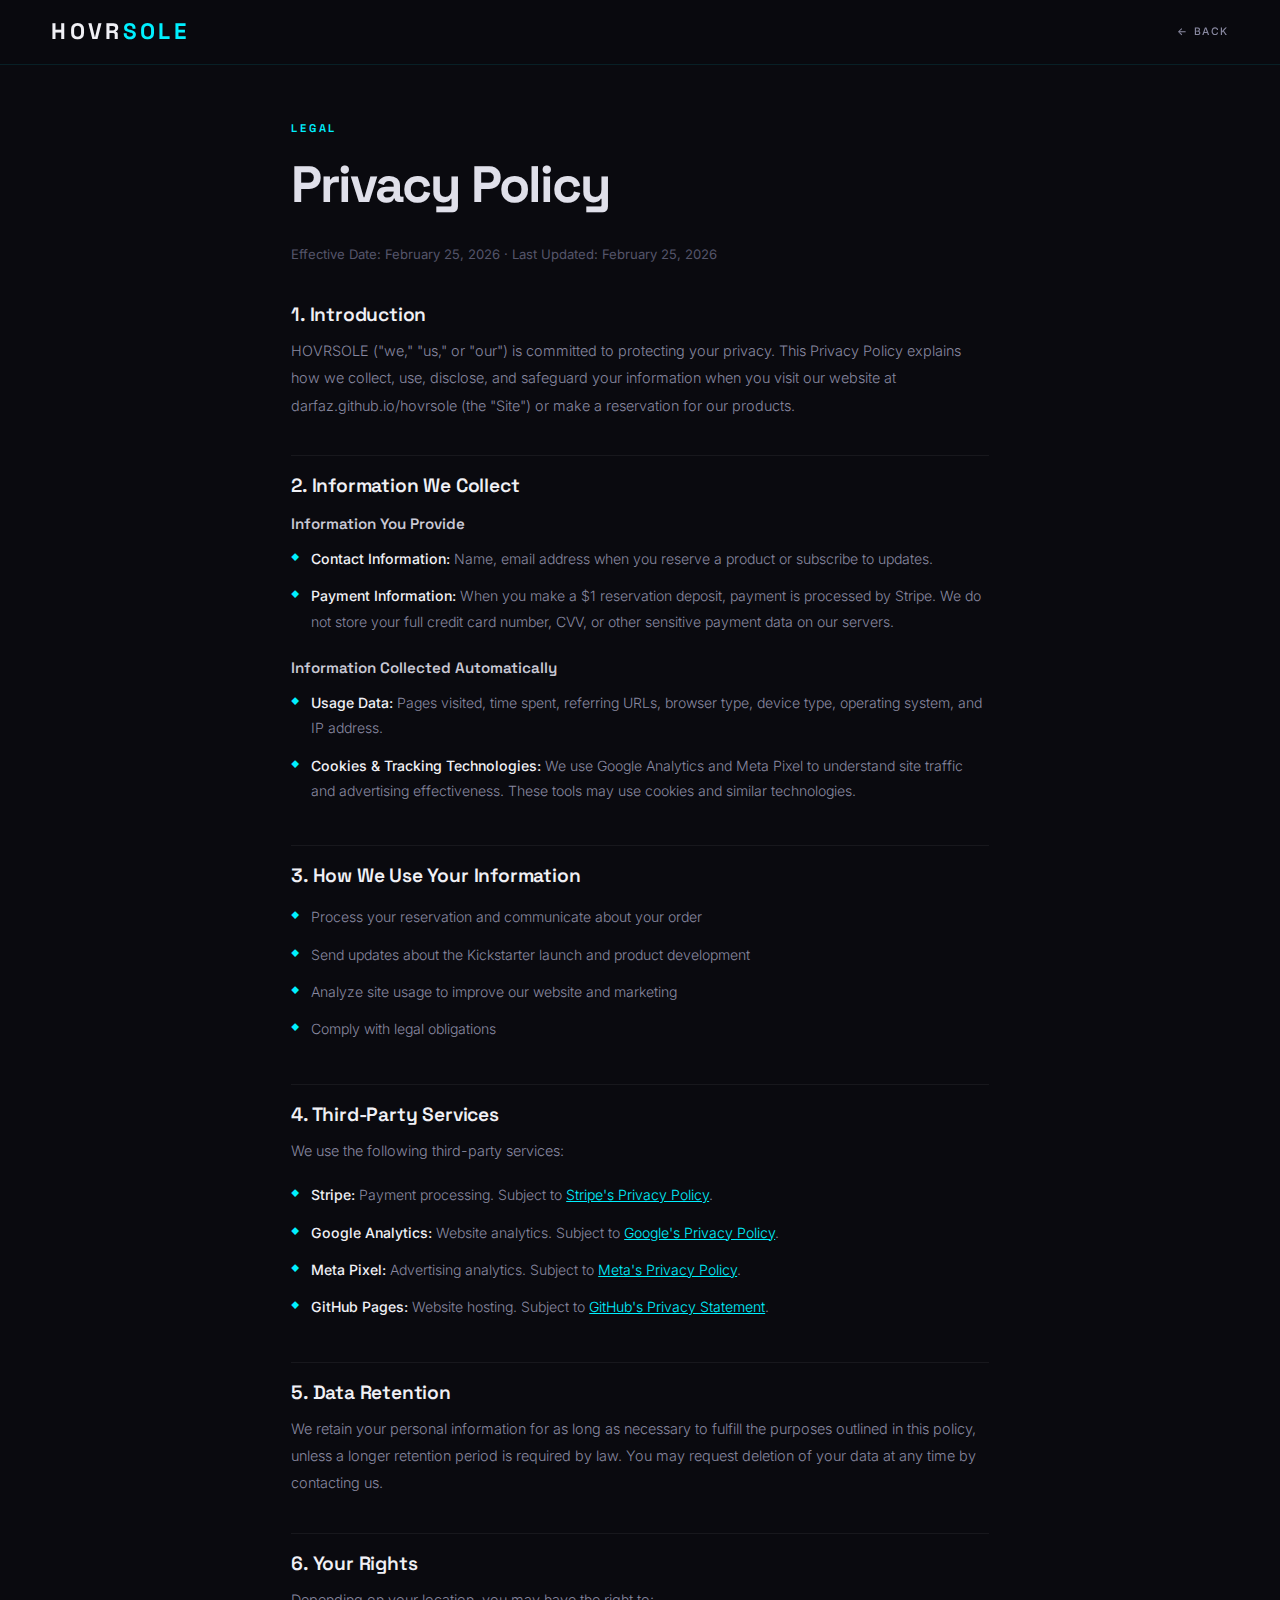
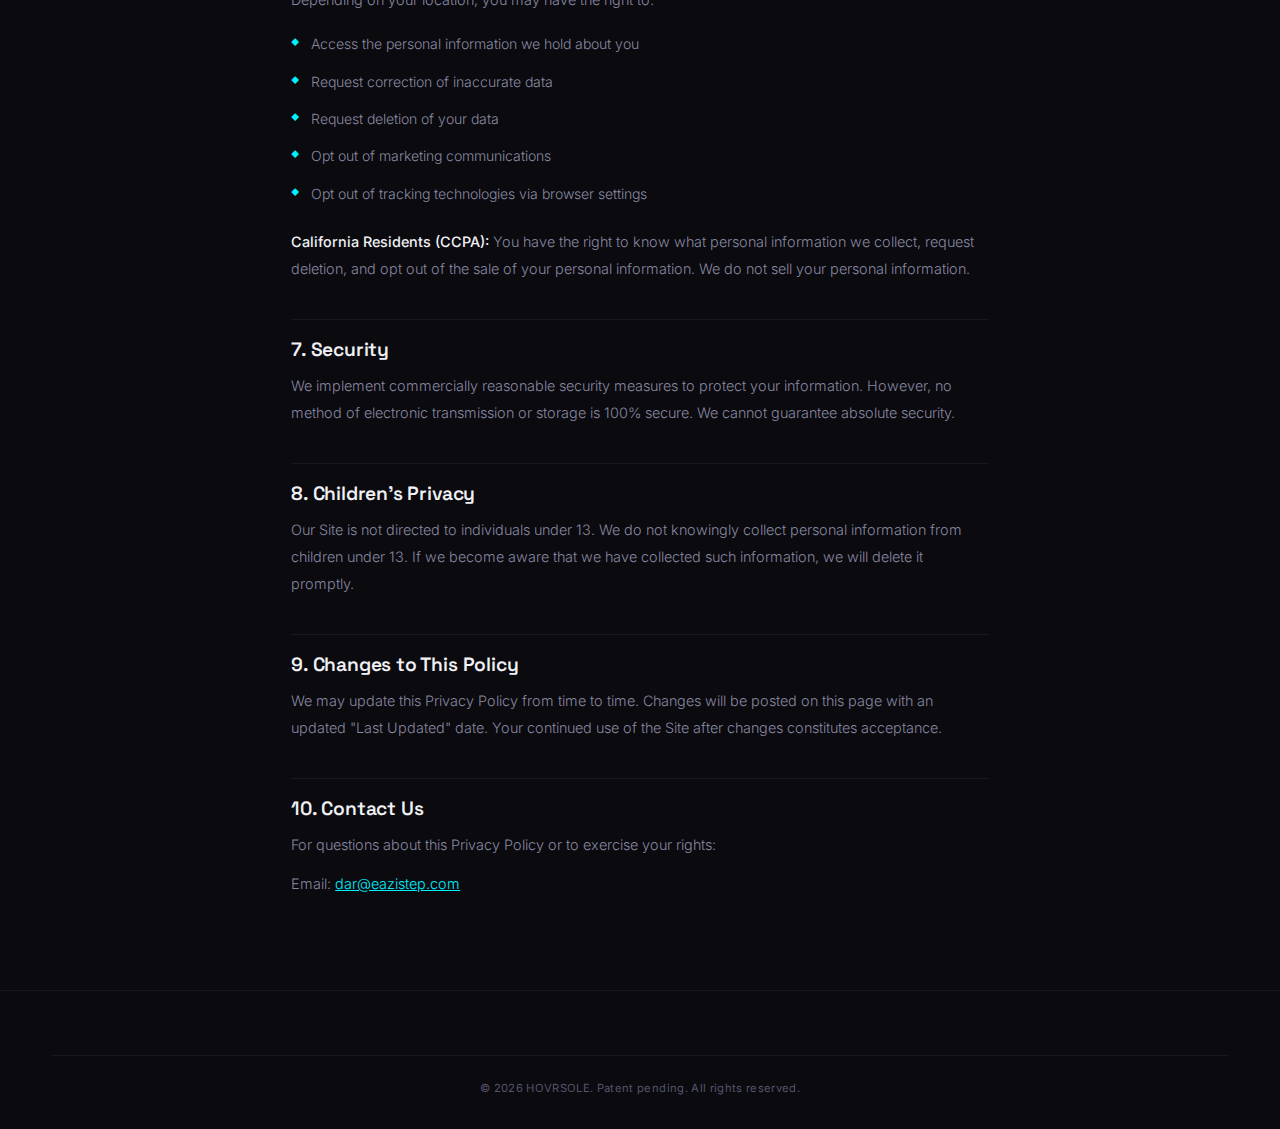
<file: docs/privacy.html>
<!DOCTYPE html>
<html lang="en">
<head>
  <meta charset="UTF-8">
  <meta name="viewport" content="width=device-width, initial-scale=1.0">
  <title>Privacy Policy — HOVRSOLE</title>
  <meta name="description" content="HOVRSOLE privacy policy. How we collect, use, and protect your information.">
  <link rel="canonical" href="https://darfaz.github.io/hovrsole/privacy.html">
  <link rel="stylesheet" href="css/styles.css">
  <link rel="icon" href="data:image/svg+xml,<svg xmlns='http://www.w3.org/2000/svg' viewBox='0 0 100 100'><text y='.9em' font-size='90'>🚀</text></svg>">
</head>
<body>
  <nav class="nav scrolled" id="nav">
    <div class="container">
      <a href="index.html" class="nav-logo">HOVR<span class="accent">SOLE</span></a>
      <div class="nav-links"><a href="index.html">← Back</a></div>
    </div>
  </nav>

  <section class="reserve-page" style="align-items:flex-start;">
    <div class="container" style="display:block;max-width:800px;">
      <span class="eyebrow" style="display:block;margin-bottom:20px;">Legal</span>
      <h1 style="font-size:clamp(2rem,4vw,3.5rem);margin-bottom:32px;">Privacy Policy</h1>
      <p style="color:var(--text-dim);font-size:0.82rem;margin-bottom:40px;">Effective Date: February 25, 2026 · Last Updated: February 25, 2026</p>

      <div class="legal-content">
        <h3>1. Introduction</h3>
        <p>HOVRSOLE ("we," "us," or "our") is committed to protecting your privacy. This Privacy Policy explains how we collect, use, disclose, and safeguard your information when you visit our website at darfaz.github.io/hovrsole (the "Site") or make a reservation for our products.</p>

        <h3>2. Information We Collect</h3>
        <h4>Information You Provide</h4>
        <ul>
          <li><strong>Contact Information:</strong> Name, email address when you reserve a product or subscribe to updates.</li>
          <li><strong>Payment Information:</strong> When you make a $1 reservation deposit, payment is processed by Stripe. We do not store your full credit card number, CVV, or other sensitive payment data on our servers.</li>
        </ul>

        <h4>Information Collected Automatically</h4>
        <ul>
          <li><strong>Usage Data:</strong> Pages visited, time spent, referring URLs, browser type, device type, operating system, and IP address.</li>
          <li><strong>Cookies & Tracking Technologies:</strong> We use Google Analytics and Meta Pixel to understand site traffic and advertising effectiveness. These tools may use cookies and similar technologies.</li>
        </ul>

        <h3>3. How We Use Your Information</h3>
        <ul>
          <li>Process your reservation and communicate about your order</li>
          <li>Send updates about the Kickstarter launch and product development</li>
          <li>Analyze site usage to improve our website and marketing</li>
          <li>Comply with legal obligations</li>
        </ul>

        <h3>4. Third-Party Services</h3>
        <p>We use the following third-party services:</p>
        <ul>
          <li><strong>Stripe:</strong> Payment processing. Subject to <a href="https://stripe.com/privacy" target="_blank">Stripe's Privacy Policy</a>.</li>
          <li><strong>Google Analytics:</strong> Website analytics. Subject to <a href="https://policies.google.com/privacy" target="_blank">Google's Privacy Policy</a>.</li>
          <li><strong>Meta Pixel:</strong> Advertising analytics. Subject to <a href="https://www.facebook.com/privacy/policy/" target="_blank">Meta's Privacy Policy</a>.</li>
          <li><strong>GitHub Pages:</strong> Website hosting. Subject to <a href="https://docs.github.com/en/site-policy/privacy-policies/github-general-privacy-statement" target="_blank">GitHub's Privacy Statement</a>.</li>
        </ul>

        <h3>5. Data Retention</h3>
        <p>We retain your personal information for as long as necessary to fulfill the purposes outlined in this policy, unless a longer retention period is required by law. You may request deletion of your data at any time by contacting us.</p>

        <h3>6. Your Rights</h3>
        <p>Depending on your location, you may have the right to:</p>
        <ul>
          <li>Access the personal information we hold about you</li>
          <li>Request correction of inaccurate data</li>
          <li>Request deletion of your data</li>
          <li>Opt out of marketing communications</li>
          <li>Opt out of tracking technologies via browser settings</li>
        </ul>
        <p><strong>California Residents (CCPA):</strong> You have the right to know what personal information we collect, request deletion, and opt out of the sale of your personal information. We do not sell your personal information.</p>

        <h3>7. Security</h3>
        <p>We implement commercially reasonable security measures to protect your information. However, no method of electronic transmission or storage is 100% secure. We cannot guarantee absolute security.</p>

        <h3>8. Children's Privacy</h3>
        <p>Our Site is not directed to individuals under 13. We do not knowingly collect personal information from children under 13. If we become aware that we have collected such information, we will delete it promptly.</p>

        <h3>9. Changes to This Policy</h3>
        <p>We may update this Privacy Policy from time to time. Changes will be posted on this page with an updated "Last Updated" date. Your continued use of the Site after changes constitutes acceptance.</p>

        <h3>10. Contact Us</h3>
        <p>For questions about this Privacy Policy or to exercise your rights:</p>
        <p>Email: <a href="mailto:dar@eazistep.com">dar@eazistep.com</a></p>
      </div>
    </div>
  </section>

  <footer class="footer">
    <div class="container">
      <p class="footer-copy">&copy; 2026 HOVRSOLE. Patent pending. All rights reserved.</p>
    </div>
  </footer>
  <script src="js/app.js"></script>
</body>
</html>
</file>
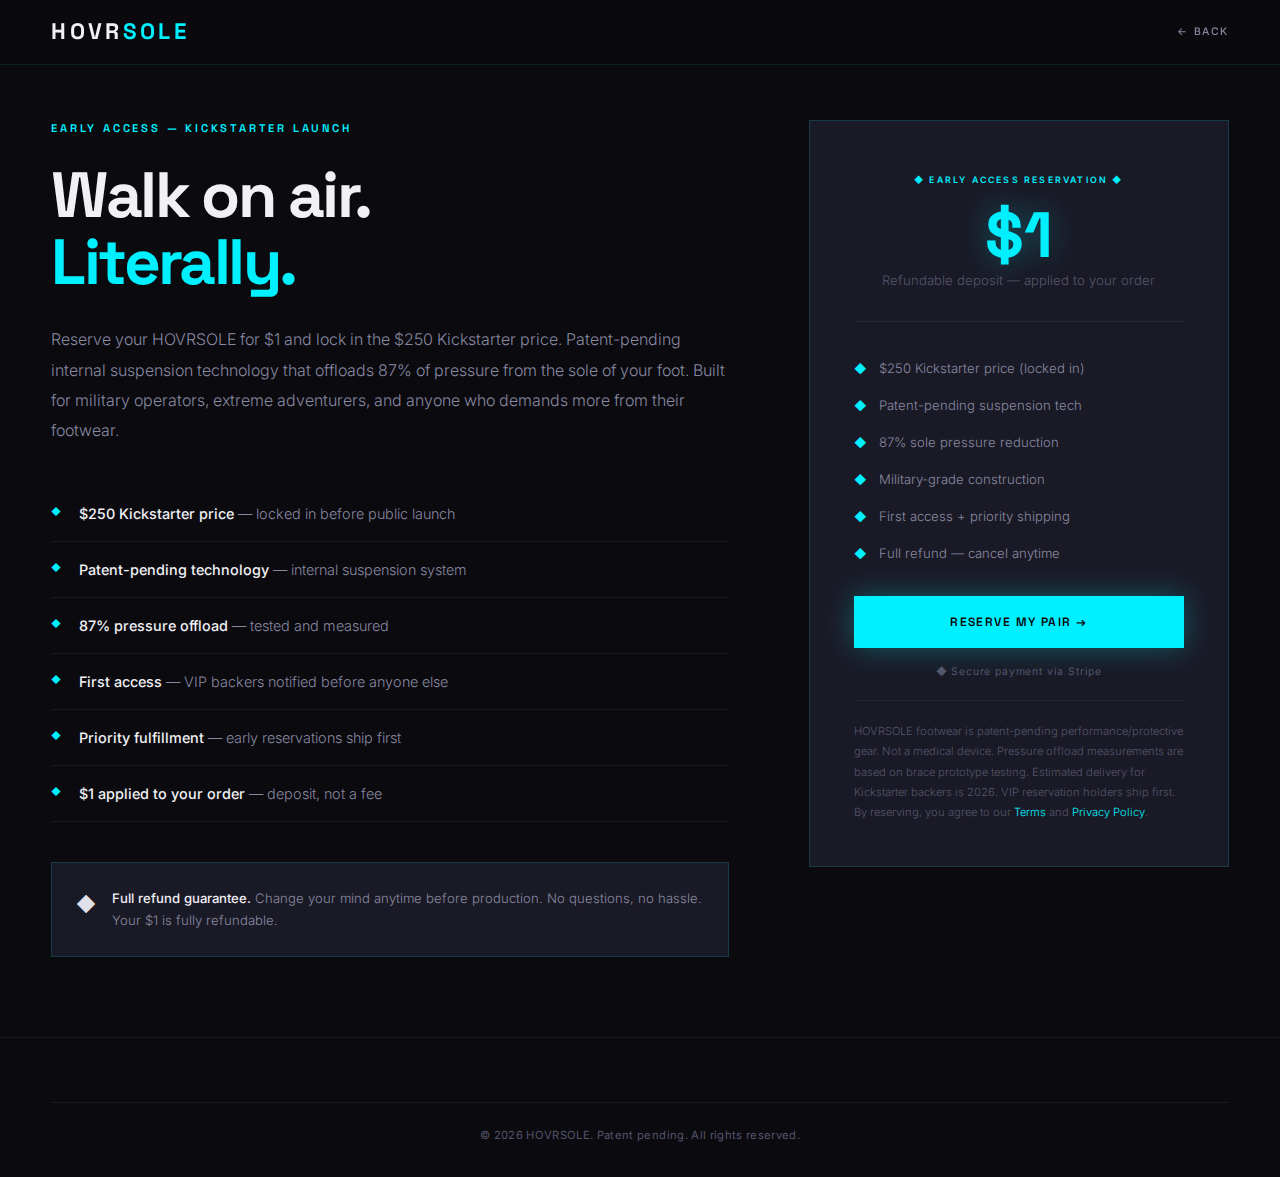
<file: docs/reserve.html>
<!DOCTYPE html>
<html lang="en">
<head>
  <meta charset="UTF-8">
  <meta name="viewport" content="width=device-width, initial-scale=1.0">
  <title>Reserve Your Pair — HOVRSOLE | Internal Suspension Footwear</title>
  <meta name="description" content="Reserve HOVRSOLE patent-pending suspension footwear for $1. Lock in the $250 Kickstarter price. Military-grade pressure offloading technology.">
  <link rel="canonical" href="https://darfaz.github.io/hovrsole/reserve.html">
  <link rel="stylesheet" href="css/styles.css">
  <link rel="icon" href="data:image/svg+xml,<svg xmlns='http://www.w3.org/2000/svg' viewBox='0 0 100 100'><text y='.9em' font-size='90'>🚀</text></svg>">
</head>
<body>

  <nav class="nav scrolled" id="nav">
    <div class="container">
      <a href="index.html" class="nav-logo">HOVR<span class="accent">SOLE</span></a>
      <div class="nav-links">
        <a href="index.html">← Back</a>
      </div>
    </div>
  </nav>

  <section class="reserve-page">
    <div class="container">
      <div class="reserve-info">
        <span class="eyebrow">Early Access — Kickstarter Launch</span>
        <h1>Walk on air.<br><em>Literally.</em></h1>
        <p class="desc">Reserve your HOVRSOLE for $1 and lock in the $250 Kickstarter price. Patent-pending internal suspension technology that offloads 87% of pressure from the sole of your foot. Built for military operators, extreme adventurers, and anyone who demands more from their footwear.</p>

        <ul class="reserve-benefits">
          <li><strong>$250 Kickstarter price</strong> — locked in before public launch</li>
          <li><strong>Patent-pending technology</strong> — internal suspension system</li>
          <li><strong>87% pressure offload</strong> — tested and measured</li>
          <li><strong>First access</strong> — VIP backers notified before anyone else</li>
          <li><strong>Priority fulfillment</strong> — early reservations ship first</li>
          <li><strong>$1 applied to your order</strong> — deposit, not a fee</li>
        </ul>

        <div class="reserve-guarantee">
          <span class="shield">◆</span>
          <p><strong>Full refund guarantee.</strong> Change your mind anytime before production. No questions, no hassle. Your $1 is fully refundable.</p>
        </div>
      </div>

      <div class="reserve-card">
        <div class="reserve-card-header">
          <div class="reserve-card-badge">◆ Early Access Reservation ◆</div>
          <div class="reserve-price-display">
            <span class="amount">$1</span>
          </div>
          <span class="label">Refundable deposit — applied to your order</span>
        </div>

        <ul class="reserve-features">
          <li><span class="check">◆</span> $250 Kickstarter price (locked in)</li>
          <li><span class="check">◆</span> Patent-pending suspension tech</li>
          <li><span class="check">◆</span> 87% sole pressure reduction</li>
          <li><span class="check">◆</span> Military-grade construction</li>
          <li><span class="check">◆</span> First access + priority shipping</li>
          <li><span class="check">◆</span> Full refund — cancel anytime</li>
        </ul>

        <button class="btn btn-primary btn-block" id="checkout-btn" onclick="handleCheckout()">
          Reserve My Pair →
        </button>

        <div class="stripe-badge">
          ◆ Secure payment via Stripe
        </div>

        <p class="reserve-disclaimer">
          HOVRSOLE footwear is patent-pending performance/protective gear. Not a medical device. Pressure offload measurements are based on brace prototype testing. Estimated delivery for Kickstarter backers is 2026. VIP reservation holders ship first. By reserving, you agree to our <a href="terms.html">Terms</a> and <a href="privacy.html">Privacy Policy</a>.
        </p>
      </div>
    </div>
  </section>

  <footer class="footer">
    <div class="container">
      <p class="footer-copy">&copy; 2026 HOVRSOLE. Patent pending. All rights reserved.</p>
    </div>
  </footer>

  <script src="js/app.js"></script>
</body>
</html>
</file>
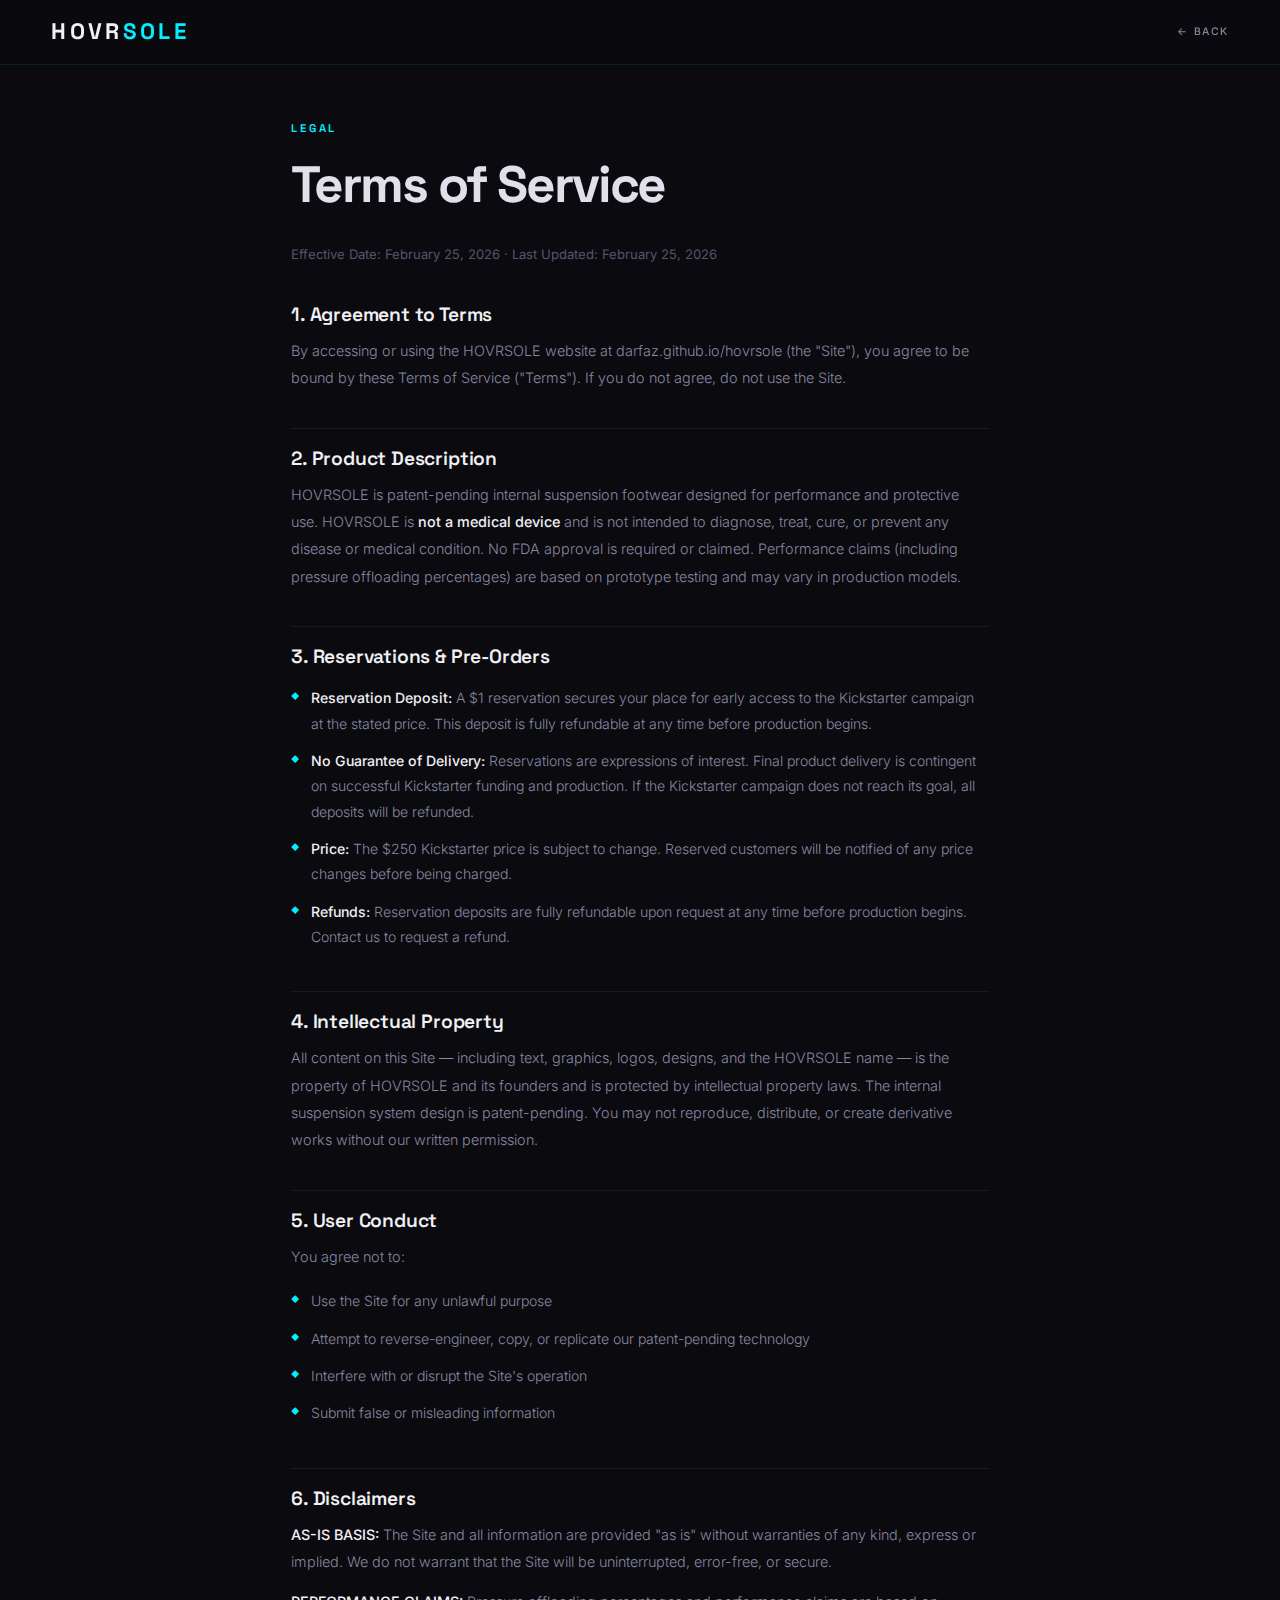
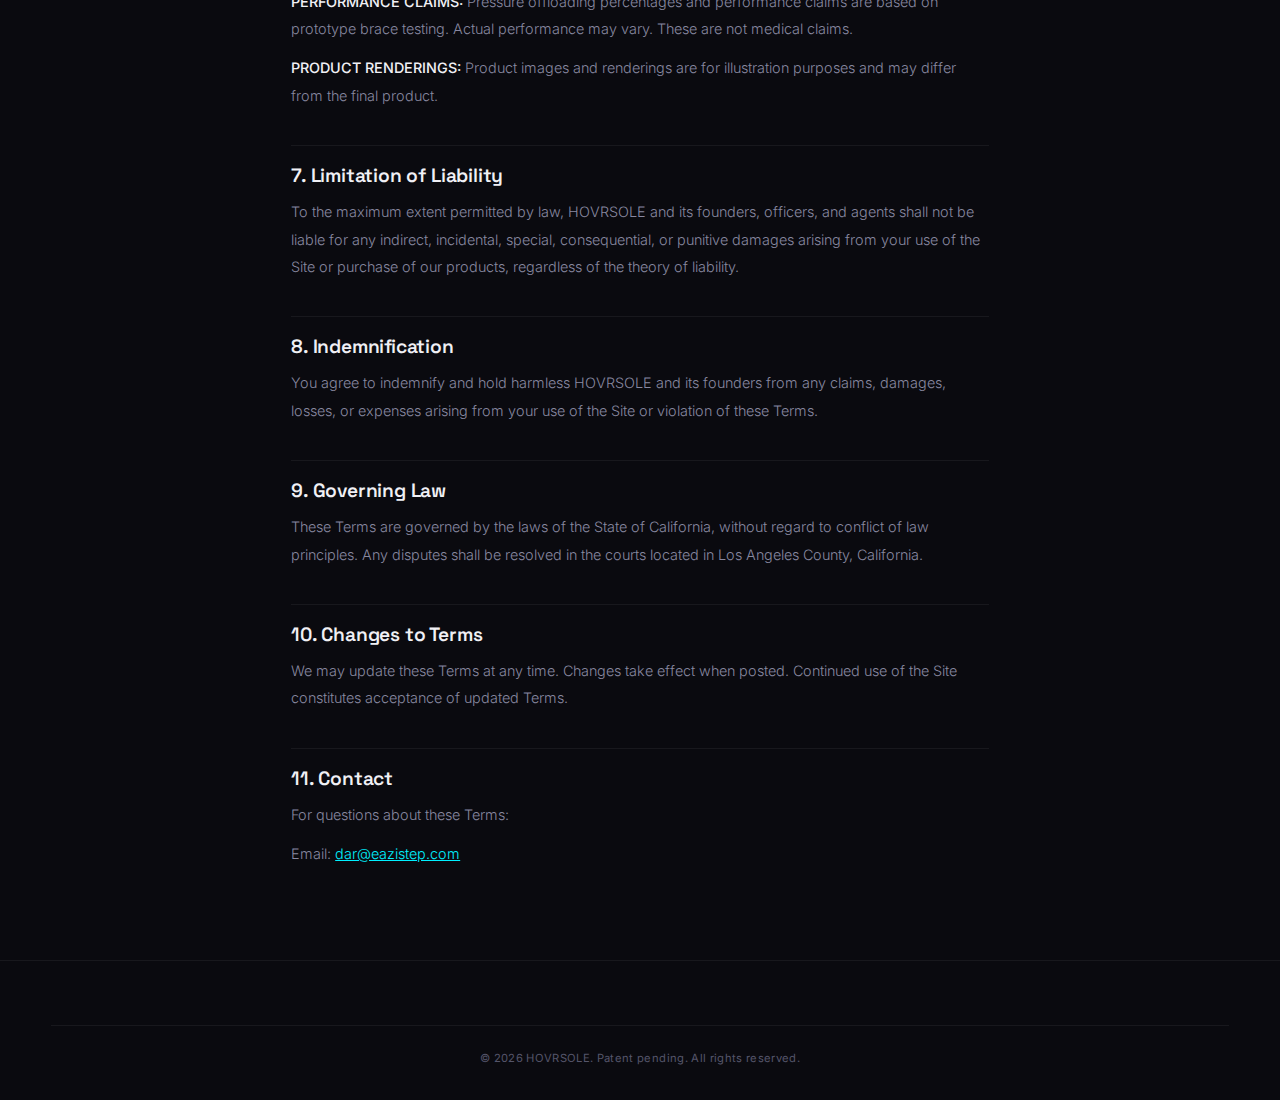
<file: docs/terms.html>
<!DOCTYPE html>
<html lang="en">
<head>
  <meta charset="UTF-8">
  <meta name="viewport" content="width=device-width, initial-scale=1.0">
  <title>Terms of Service — HOVRSOLE</title>
  <meta name="description" content="HOVRSOLE terms of service. Terms and conditions for reservations and use of our website.">
  <link rel="canonical" href="https://darfaz.github.io/hovrsole/terms.html">
  <link rel="stylesheet" href="css/styles.css">
  <link rel="icon" href="data:image/svg+xml,<svg xmlns='http://www.w3.org/2000/svg' viewBox='0 0 100 100'><text y='.9em' font-size='90'>🚀</text></svg>">
</head>
<body>
  <nav class="nav scrolled" id="nav">
    <div class="container">
      <a href="index.html" class="nav-logo">HOVR<span class="accent">SOLE</span></a>
      <div class="nav-links"><a href="index.html">← Back</a></div>
    </div>
  </nav>

  <section class="reserve-page" style="align-items:flex-start;">
    <div class="container" style="display:block;max-width:800px;">
      <span class="eyebrow" style="display:block;margin-bottom:20px;">Legal</span>
      <h1 style="font-size:clamp(2rem,4vw,3.5rem);margin-bottom:32px;">Terms of Service</h1>
      <p style="color:var(--text-dim);font-size:0.82rem;margin-bottom:40px;">Effective Date: February 25, 2026 · Last Updated: February 25, 2026</p>

      <div class="legal-content">
        <h3>1. Agreement to Terms</h3>
        <p>By accessing or using the HOVRSOLE website at darfaz.github.io/hovrsole (the "Site"), you agree to be bound by these Terms of Service ("Terms"). If you do not agree, do not use the Site.</p>

        <h3>2. Product Description</h3>
        <p>HOVRSOLE is patent-pending internal suspension footwear designed for performance and protective use. HOVRSOLE is <strong>not a medical device</strong> and is not intended to diagnose, treat, cure, or prevent any disease or medical condition. No FDA approval is required or claimed. Performance claims (including pressure offloading percentages) are based on prototype testing and may vary in production models.</p>

        <h3>3. Reservations & Pre-Orders</h3>
        <ul>
          <li><strong>Reservation Deposit:</strong> A $1 reservation secures your place for early access to the Kickstarter campaign at the stated price. This deposit is fully refundable at any time before production begins.</li>
          <li><strong>No Guarantee of Delivery:</strong> Reservations are expressions of interest. Final product delivery is contingent on successful Kickstarter funding and production. If the Kickstarter campaign does not reach its goal, all deposits will be refunded.</li>
          <li><strong>Price:</strong> The $250 Kickstarter price is subject to change. Reserved customers will be notified of any price changes before being charged.</li>
          <li><strong>Refunds:</strong> Reservation deposits are fully refundable upon request at any time before production begins. Contact us to request a refund.</li>
        </ul>

        <h3>4. Intellectual Property</h3>
        <p>All content on this Site — including text, graphics, logos, designs, and the HOVRSOLE name — is the property of HOVRSOLE and its founders and is protected by intellectual property laws. The internal suspension system design is patent-pending. You may not reproduce, distribute, or create derivative works without our written permission.</p>

        <h3>5. User Conduct</h3>
        <p>You agree not to:</p>
        <ul>
          <li>Use the Site for any unlawful purpose</li>
          <li>Attempt to reverse-engineer, copy, or replicate our patent-pending technology</li>
          <li>Interfere with or disrupt the Site's operation</li>
          <li>Submit false or misleading information</li>
        </ul>

        <h3>6. Disclaimers</h3>
        <p><strong>AS-IS BASIS:</strong> The Site and all information are provided "as is" without warranties of any kind, express or implied. We do not warrant that the Site will be uninterrupted, error-free, or secure.</p>
        <p><strong>PERFORMANCE CLAIMS:</strong> Pressure offloading percentages and performance claims are based on prototype brace testing. Actual performance may vary. These are not medical claims.</p>
        <p><strong>PRODUCT RENDERINGS:</strong> Product images and renderings are for illustration purposes and may differ from the final product.</p>

        <h3>7. Limitation of Liability</h3>
        <p>To the maximum extent permitted by law, HOVRSOLE and its founders, officers, and agents shall not be liable for any indirect, incidental, special, consequential, or punitive damages arising from your use of the Site or purchase of our products, regardless of the theory of liability.</p>

        <h3>8. Indemnification</h3>
        <p>You agree to indemnify and hold harmless HOVRSOLE and its founders from any claims, damages, losses, or expenses arising from your use of the Site or violation of these Terms.</p>

        <h3>9. Governing Law</h3>
        <p>These Terms are governed by the laws of the State of California, without regard to conflict of law principles. Any disputes shall be resolved in the courts located in Los Angeles County, California.</p>

        <h3>10. Changes to Terms</h3>
        <p>We may update these Terms at any time. Changes take effect when posted. Continued use of the Site constitutes acceptance of updated Terms.</p>

        <h3>11. Contact</h3>
        <p>For questions about these Terms:</p>
        <p>Email: <a href="mailto:dar@eazistep.com">dar@eazistep.com</a></p>
      </div>
    </div>
  </section>

  <footer class="footer">
    <div class="container">
      <p class="footer-copy">&copy; 2026 HOVRSOLE. Patent pending. All rights reserved.</p>
    </div>
  </footer>
  <script src="js/app.js"></script>
</body>
</html>
</file>
<file: docs/css/styles.css>
/* ============================================
   HOVRSOLE — Dark Tactical Space Theme
   Internal Suspension Footwear
   ============================================ */

@import url('https://fonts.googleapis.com/css2?family=Space+Grotesk:wght@300;400;500;600;700&family=Inter:wght@300;400;500;600&display=swap');

:root {
  --black: #0a0a0f;
  --dark: #12121a;
  --dark-2: #1a1a26;
  --dark-3: #222233;
  --white: #f0f0f5;
  --off-white: #c8c8d4;
  --accent: #00f0ff;
  --accent-dim: #00a0b0;
  --accent-glow: rgba(0, 240, 255, 0.15);
  --orange: #ff6b35;
  --green: #00ff88;
  --text: #e0e0ea;
  --text-mid: #8888a0;
  --text-dim: #55556a;
  --font-display: 'Space Grotesk', -apple-system, sans-serif;
  --font-body: 'Inter', -apple-system, sans-serif;
  --ease: cubic-bezier(0.16, 1, 0.3, 1);
  --ease-out: cubic-bezier(0.33, 1, 0.68, 1);
  --max-w: 1400px;
}

*, *::before, *::after { box-sizing: border-box; margin: 0; padding: 0; }
html { scroll-behavior: smooth; font-size: 16px; }
body {
  font-family: var(--font-body);
  color: var(--text);
  background: var(--black);
  line-height: 1.6;
  -webkit-font-smoothing: antialiased;
  overflow-x: hidden;
}
img { max-width: 100%; height: auto; display: block; }
a { color: inherit; text-decoration: none; }
.container { max-width: var(--max-w); margin: 0 auto; padding: 0 clamp(20px, 4vw, 60px); }

/* ==================== TYPOGRAPHY ==================== */
h1, h2, h3, h4 { font-family: var(--font-display); font-weight: 700; line-height: 1.05; }
h1 { font-size: clamp(3rem, 8vw, 7rem); letter-spacing: -0.04em; }
h2 { font-size: clamp(2.2rem, 5vw, 4rem); letter-spacing: -0.03em; }
h3 { font-size: clamp(1.3rem, 2.5vw, 1.8rem); letter-spacing: -0.01em; }
h1 em, h2 em { font-style: normal; color: var(--accent); }
.eyebrow {
  font-family: var(--font-display);
  font-size: 0.7rem;
  font-weight: 600;
  letter-spacing: 0.25em;
  text-transform: uppercase;
  color: var(--accent);
}
.accent { color: var(--accent); }

/* ==================== BUTTONS ==================== */
.btn {
  display: inline-flex; align-items: center; justify-content: center; gap: 10px;
  font-family: var(--font-display); font-size: 0.75rem; font-weight: 600;
  letter-spacing: 0.12em; text-transform: uppercase;
  padding: 18px 48px; cursor: pointer; border: none;
  transition: all 0.4s var(--ease); text-decoration: none;
  position: relative; overflow: hidden;
}
.btn-primary {
  background: var(--accent); color: var(--black);
  box-shadow: 0 0 30px rgba(0, 240, 255, 0.3);
}
.btn-primary:hover {
  box-shadow: 0 0 50px rgba(0, 240, 255, 0.5);
  transform: translateY(-2px);
}
.btn-outline {
  background: transparent; color: var(--accent);
  border: 1px solid rgba(0, 240, 255, 0.3);
}
.btn-outline:hover { border-color: var(--accent); background: rgba(0, 240, 255, 0.05); }
.btn-accent {
  background: var(--accent); color: var(--black);
  box-shadow: 0 0 40px rgba(0, 240, 255, 0.3);
  font-size: 0.85rem; padding: 22px 56px;
}
.btn-accent:hover {
  box-shadow: 0 0 60px rgba(0, 240, 255, 0.5);
  transform: translateY(-2px);
}
.btn-block { width: 100%; }

/* ==================== NAV ==================== */
.nav {
  position: fixed; top: 0; width: 100%; z-index: 1000;
  padding: 20px 0;
  background: transparent;
  transition: all 0.5s var(--ease);
}
.nav.scrolled {
  background: rgba(10, 10, 15, 0.95);
  backdrop-filter: blur(20px); -webkit-backdrop-filter: blur(20px);
  padding: 14px 0;
  border-bottom: 1px solid rgba(0, 240, 255, 0.1);
}
.nav .container { display: flex; justify-content: space-between; align-items: center; }
.nav-logo {
  font-family: var(--font-display); font-size: 1.4rem; font-weight: 700;
  letter-spacing: 0.15em; text-transform: uppercase; color: var(--white);
}
.nav-links { display: flex; align-items: center; gap: 36px; }
.nav-links a {
  font-size: 0.65rem; font-weight: 500; letter-spacing: 0.15em;
  text-transform: uppercase; color: var(--text-mid);
  transition: color 0.3s;
}
.nav-links a:hover { color: var(--accent); }
.nav-cta {
  background: var(--accent) !important; color: var(--black) !important;
  padding: 10px 24px !important; font-weight: 700 !important;
}
.nav-cta:hover { box-shadow: 0 0 20px rgba(0, 240, 255, 0.4); }
.mobile-menu { display: none; background: none; border: none; cursor: pointer; padding: 4px; color: var(--white); }
.mobile-menu svg { width: 24px; height: 24px; }

/* ==================== MOBILE NAV ==================== */
.mobile-nav {
  position: fixed; inset: 0; z-index: 9999;
  background: var(--black);
  display: flex; flex-direction: column;
  align-items: center; justify-content: center; gap: 28px;
  transform: translateY(-100%);
  transition: transform 0.5s var(--ease);
}
.mobile-nav.open { transform: translateY(0); }
.mobile-nav a {
  font-family: var(--font-display); font-size: 1.6rem; font-weight: 600;
  color: var(--text); transition: color 0.3s; letter-spacing: 0.05em;
}
.mobile-nav a:hover { color: var(--accent); }
.mobile-nav-close {
  position: absolute; top: 20px; right: 24px;
  background: none; border: none; cursor: pointer;
  font-size: 1.5rem; color: var(--text);
}

/* ==================== HERO ==================== */
.hero {
  min-height: 100vh; display: flex; align-items: center;
  position: relative; overflow: hidden;
  background: linear-gradient(180deg, #080810 0%, #0a0a14 40%, #10101e 100%);
  padding-top: 80px;
}
.hero-bg {
  position: absolute; inset: 0; z-index: 0;
}
.stars {
  position: absolute; inset: 0;
  background-image:
    radial-gradient(1px 1px at 10% 20%, rgba(255,255,255,0.5), transparent),
    radial-gradient(1px 1px at 30% 60%, rgba(255,255,255,0.3), transparent),
    radial-gradient(1px 1px at 50% 10%, rgba(255,255,255,0.6), transparent),
    radial-gradient(1px 1px at 70% 40%, rgba(255,255,255,0.4), transparent),
    radial-gradient(1px 1px at 90% 80%, rgba(255,255,255,0.5), transparent),
    radial-gradient(1.5px 1.5px at 20% 70%, rgba(0,240,255,0.3), transparent),
    radial-gradient(1px 1px at 60% 30%, rgba(255,255,255,0.3), transparent),
    radial-gradient(1px 1px at 80% 15%, rgba(255,255,255,0.5), transparent),
    radial-gradient(1.5px 1.5px at 45% 85%, rgba(0,240,255,0.2), transparent),
    radial-gradient(1px 1px at 15% 45%, rgba(255,255,255,0.4), transparent);
}
.terrain {
  position: absolute; bottom: 0; left: 0; right: 0; height: 30%;
  background: linear-gradient(0deg, rgba(30, 25, 20, 0.8) 0%, transparent 100%);
}
.terrain::before {
  content: '';
  position: absolute; bottom: 0; left: 0; right: 0; height: 120px;
  background:
    polygon(0% 100%, 5% 60%, 12% 75%, 20% 40%, 28% 65%, 35% 30%, 42% 55%, 50% 20%, 58% 50%, 65% 35%, 72% 60%, 80% 25%, 88% 55%, 95% 40%, 100% 70%, 100% 100%);
  background: var(--dark);
  clip-path: polygon(0% 100%, 0% 70%, 5% 55%, 10% 62%, 15% 45%, 22% 58%, 28% 38%, 35% 52%, 40% 35%, 48% 48%, 55% 28%, 60% 42%, 68% 32%, 75% 50%, 80% 35%, 85% 48%, 92% 30%, 100% 45%, 100% 100%);
}
.hero .container { position: relative; z-index: 2; }
.hero-content { max-width: 700px; }
.hero .eyebrow { margin-bottom: 24px; display: block; }
.hero h1 { margin-bottom: 28px; color: var(--white); }
.hero-desc {
  font-size: 1.05rem; color: var(--text-mid); line-height: 1.9;
  margin-bottom: 40px; max-width: 540px; font-weight: 300;
}
.hero-actions { display: flex; gap: 16px; flex-wrap: wrap; margin-bottom: 56px; }
.hero-meta {
  display: flex; gap: 48px; padding-top: 32px;
  border-top: 1px solid rgba(255,255,255,0.08);
}
.hero-meta-item .num {
  font-family: var(--font-display); font-size: 2.2rem; font-weight: 700;
  color: var(--accent); display: block; line-height: 1.2;
}
.hero-meta-item .label {
  font-size: 0.6rem; letter-spacing: 0.12em; text-transform: uppercase;
  color: var(--text-dim); font-weight: 500; margin-top: 4px; display: block;
}
.hero-footnote {
  font-size: 0.7rem; color: var(--text-dim); margin-top: 16px; font-style: italic;
}

/* Astronaut */
.astronaut-float {
  position: absolute; right: 8%; top: 50%; transform: translateY(-55%);
  z-index: 1; opacity: 0.7;
  animation: float 8s ease-in-out infinite;
}
.astronaut-svg { width: clamp(120px, 18vw, 240px); height: auto; }

@keyframes float {
  0%, 100% { transform: translateY(-55%) rotate(-3deg); }
  50% { transform: translateY(-60%) rotate(3deg); }
}

/* ==================== TICKER ==================== */
.ticker {
  padding: 14px 0; background: var(--accent); overflow: hidden;
  white-space: nowrap;
}
.ticker-inner {
  display: flex; gap: 0; animation: ticker 30s linear infinite;
}
.ticker-item {
  font-family: var(--font-display); font-size: 0.75rem;
  color: var(--black); font-weight: 600; letter-spacing: 0.1em;
  text-transform: uppercase;
  padding: 0 24px; flex-shrink: 0;
}
.ticker-item .sep { opacity: 0.4; margin: 0 4px; }
@keyframes ticker { 0% { transform: translateX(0); } 100% { transform: translateX(-50%); } }

/* ==================== EDITORIAL ==================== */
.editorial {
  padding: clamp(80px, 12vw, 160px) 0;
  text-align: center; background: var(--black);
}
.editorial-text {
  max-width: 800px; margin: 0 auto;
  font-family: var(--font-display);
  font-size: clamp(1.5rem, 3.2vw, 2.6rem);
  font-weight: 400; line-height: 1.5;
  color: var(--off-white);
}
.editorial-text strong { font-weight: 700; color: var(--accent); }
.editorial-text em { font-style: italic; color: var(--white); }

/* ==================== TECHNOLOGY ==================== */
.technology {
  padding: clamp(80px, 10vw, 140px) 0;
  background: var(--dark);
}
.section-header { text-align: center; margin-bottom: clamp(48px, 7vw, 100px); }
.section-header .eyebrow { margin-bottom: 20px; display: block; }
.section-header p {
  color: var(--text-mid); max-width: 520px; margin: 20px auto 0;
  font-weight: 300; font-size: 0.95rem; line-height: 1.8;
}
.tech-grid {
  display: grid; grid-template-columns: repeat(3, 1fr); gap: 2px;
}
.tech-card {
  background: var(--dark-2); padding: clamp(32px, 4vw, 56px);
  border: 1px solid rgba(255,255,255,0.04);
  transition: all 0.5s var(--ease);
}
.tech-card:hover {
  background: var(--dark-3);
  border-color: rgba(0, 240, 255, 0.15);
  box-shadow: 0 0 40px rgba(0, 240, 255, 0.05);
}
.tech-num {
  font-family: var(--font-display); font-size: 3rem; font-weight: 700;
  color: rgba(0, 240, 255, 0.15); line-height: 1; margin-bottom: 12px;
}
.tech-icon { margin-bottom: 20px; }
.tech-card h3 { margin-bottom: 16px; color: var(--white); font-weight: 600; }
.tech-label {
  display: block; margin-top: 20px; padding-top: 16px;
  border-top: 1px solid rgba(255,255,255,0.06);
  font-size: 0.7rem; font-weight: 600; letter-spacing: 0.12em;
  text-transform: uppercase; color: var(--accent);
}
.tech-card p {
  color: var(--text-mid); font-size: 0.9rem; line-height: 1.8; font-weight: 300;
}

/* ==================== HOW IT WORKS ==================== */
.how {
  padding: clamp(80px, 10vw, 140px) 0;
  background: var(--black);
}
.how-steps {
  display: grid; grid-template-columns: repeat(3, 1fr);
  gap: 48px; position: relative;
}
.how-steps::before {
  content: ''; position: absolute; top: 32px;
  left: 12%; right: 12%; height: 1px;
  background: linear-gradient(90deg, transparent, var(--accent-dim), transparent);
}
.how-step { text-align: center; position: relative; z-index: 1; }
.how-step-num {
  width: 64px; height: 64px; margin: 0 auto 28px;
  border: 2px solid var(--accent); color: var(--accent);
  display: flex; align-items: center; justify-content: center;
  font-family: var(--font-display); font-size: 1.4rem; font-weight: 700;
  background: var(--black);
}
.how-step h3 { margin-bottom: 12px; color: var(--white); font-weight: 600; }
.how-step p {
  font-size: 0.88rem; color: var(--text-mid); font-weight: 300;
  max-width: 280px; margin: 0 auto; line-height: 1.7;
}

/* Pressure Comparison */
.pressure-comparison {
  display: flex; align-items: center; justify-content: center;
  gap: 40px; margin-top: 80px; flex-wrap: wrap;
}
.pressure-card {
  background: var(--dark-2); border: 1px solid rgba(255,255,255,0.06);
  padding: 40px; text-align: center; width: 280px;
}
.pressure-card h4 {
  font-size: 1.1rem; margin-bottom: 20px; font-weight: 600;
}
.pressure-card.normal h4 { color: var(--orange); }
.pressure-card.hovrsole h4 { color: var(--accent); }
.pressure-card.hovrsole { border-color: rgba(0, 240, 255, 0.2); }
.pressure-visual {
  width: 140px; height: 200px; margin: 0 auto 20px;
  position: relative;
}
.foot-outline {
  width: 100%; height: 100%; position: relative;
  border: 1px solid rgba(255,255,255,0.1); border-radius: 40% 40% 30% 30%;
}
.pressure-zone {
  position: absolute; display: flex; align-items: center; justify-content: center;
  font-size: 0.6rem; font-weight: 700; letter-spacing: 0.1em;
  border-radius: 8px;
}
.pressure-zone.high { background: rgba(255, 107, 53, 0.4); color: var(--orange); border: 1px solid var(--orange); }
.pressure-zone.med { background: rgba(255, 107, 53, 0.2); color: var(--orange); border: 1px solid rgba(255, 107, 53, 0.5); }
.pressure-zone.low { background: rgba(0, 240, 255, 0.1); color: var(--accent); border: 1px solid rgba(0, 240, 255, 0.3); }
.pressure-zone.none { background: rgba(0, 255, 136, 0.1); color: var(--green); border: 1px solid rgba(0, 255, 136, 0.3); }
.pressure-card p { color: var(--text-mid); font-size: 0.82rem; font-weight: 400; }
.pressure-arrow {
  font-size: 2rem; color: var(--accent); font-weight: 300;
}

/* ==================== USE CASES ==================== */
.use-cases {
  padding: clamp(80px, 10vw, 140px) 0;
  background: var(--dark);
}
.use-grid {
  display: grid; grid-template-columns: repeat(3, 1fr); gap: 2px;
}
.use-card {
  background: var(--dark-2); padding: clamp(28px, 3vw, 44px);
  border: 1px solid rgba(255,255,255,0.04);
  transition: all 0.5s var(--ease);
}
.use-card:hover {
  background: var(--dark-3);
  border-color: rgba(0, 240, 255, 0.1);
}
.use-emoji { font-size: 2.4rem; margin-bottom: 20px; }
.use-card h3 { margin-bottom: 12px; color: var(--white); font-size: 1.2rem; font-weight: 600; }
.use-card p { color: var(--text-mid); font-size: 0.85rem; line-height: 1.8; font-weight: 300; }

/* ==================== PROOF ==================== */
.proof {
  padding: clamp(80px, 10vw, 140px) 0;
  background: var(--black);
}
.proof-inner {
  max-width: 900px; margin: 0 auto; text-align: center;
}
.proof-inner .eyebrow { display: block; margin-bottom: 20px; }
.proof-inner h2 { margin-bottom: 24px; color: var(--white); }
.proof-inner > p {
  color: var(--text-mid); font-weight: 300; line-height: 1.8;
  font-size: 0.95rem; max-width: 640px; margin: 0 auto;
}
.proof-stats {
  display: flex; justify-content: center; gap: 80px;
  margin-top: 56px; padding-top: 40px;
  border-top: 1px solid rgba(255,255,255,0.08);
}
.stat { text-align: center; }
.stat-num {
  font-family: var(--font-display); font-size: clamp(2.5rem, 5vw, 3.5rem);
  font-weight: 700; color: var(--accent); display: block; line-height: 1.1;
}
.stat-label {
  font-size: 0.7rem; color: var(--text-dim); letter-spacing: 0.1em;
  text-transform: uppercase; margin-top: 8px; display: block; font-weight: 500;
}

/* ==================== COMPARISON ==================== */
.comparison {
  padding: clamp(80px, 10vw, 140px) 0;
  background: var(--dark);
}
.comp-grid {
  display: grid; grid-template-columns: repeat(3, 1fr); gap: 2px;
  max-width: 1000px; margin: 0 auto;
}
.comp-card {
  padding: clamp(32px, 4vw, 52px); text-align: center;
  background: var(--dark-2); border: 1px solid rgba(255,255,255,0.04);
  transition: all 0.5s var(--ease);
}
.comp-card:hover { background: var(--dark-3); }
.comp-card.featured {
  background: rgba(0, 240, 255, 0.05);
  border-color: rgba(0, 240, 255, 0.2);
}
.comp-card .brand-name {
  font-size: 0.6rem; letter-spacing: 0.22em; text-transform: uppercase;
  color: var(--text-dim); margin-bottom: 16px; font-weight: 600;
}
.comp-card.featured .brand-name { color: var(--accent); }
.comp-card .approach {
  font-family: var(--font-display); font-size: clamp(1.4rem, 2.5vw, 2rem);
  font-weight: 700; margin-bottom: 16px; color: var(--white);
}
.comp-card.featured .approach { color: var(--accent); }
.comp-card .desc {
  font-size: 0.82rem; color: var(--text-mid); line-height: 1.7; font-weight: 300;
}

/* ==================== FOUNDERS ==================== */
.founders {
  padding: clamp(80px, 10vw, 140px) 0;
  background: var(--black);
}
.founders-grid {
  display: grid; grid-template-columns: repeat(2, 1fr); gap: 40px;
  max-width: 900px; margin: 0 auto;
}
.founder-card {
  background: var(--dark-2); padding: clamp(32px, 4vw, 48px);
  border: 1px solid rgba(255,255,255,0.06);
  text-align: center;
}
.founder-avatar {
  width: 80px; height: 80px; margin: 0 auto 24px;
  background: linear-gradient(135deg, var(--accent), var(--accent-dim));
  color: var(--black); font-family: var(--font-display); font-size: 1.6rem;
  font-weight: 700; display: flex; align-items: center; justify-content: center;
  border-radius: 50%;
}
.founder-card h3 { margin-bottom: 6px; font-weight: 600; color: var(--white); }
.founder-role {
  font-size: 0.65rem; letter-spacing: 0.2em; text-transform: uppercase;
  color: var(--accent); font-weight: 500; display: block; margin-bottom: 20px;
}
.founder-card p {
  color: var(--text-mid); font-size: 0.88rem; line-height: 1.8; font-weight: 300;
  text-align: left;
}

/* ==================== CTA ==================== */
.cta {
  padding: clamp(100px, 14vw, 200px) 0;
  text-align: center;
  background: linear-gradient(180deg, var(--dark) 0%, var(--black) 100%);
  position: relative; overflow: hidden;
}
.cta::before {
  content: ''; position: absolute; top: 50%; left: 50%;
  transform: translate(-50%, -50%);
  width: 600px; height: 600px;
  background: radial-gradient(circle, rgba(0, 240, 255, 0.06), transparent 60%);
}
.cta .container { position: relative; z-index: 1; }
.cta .eyebrow { color: var(--accent); margin-bottom: 24px; display: block; }
.cta h2 { color: var(--white); margin-bottom: 24px; }
.cta p {
  color: var(--text-mid); max-width: 480px; margin: 0 auto 48px;
  font-weight: 300; font-size: 0.95rem; line-height: 1.8;
}
.cta-price { margin-bottom: 40px; }
.cta-price .amount {
  font-family: var(--font-display); font-size: clamp(4rem, 8vw, 6rem);
  font-weight: 700; color: var(--accent); line-height: 1;
  text-shadow: 0 0 40px rgba(0, 240, 255, 0.3);
}
.cta-price .note {
  font-size: 0.7rem; color: var(--text-dim); display: block;
  margin-top: 12px; letter-spacing: 0.1em;
}
.cta-goal {
  margin-top: 32px;
  font-size: 0.7rem; color: var(--text-dim); letter-spacing: 0.15em;
  text-transform: uppercase; font-weight: 500;
}

/* ==================== FAQ ==================== */
.faq {
  padding: clamp(80px, 10vw, 140px) 0;
  background: var(--dark);
}
.faq-list { max-width: 720px; margin: clamp(40px, 6vw, 80px) auto 0; }
.faq-item { border-bottom: 1px solid rgba(255,255,255,0.06); }
.faq-question {
  padding: 24px 0;
  font-family: var(--font-display); font-size: 1.2rem; font-weight: 500;
  cursor: pointer; color: var(--off-white);
  display: flex; justify-content: space-between; align-items: center;
  transition: color 0.3s;
}
.faq-question:hover { color: var(--accent); }
.faq-icon {
  width: 28px; height: 28px; flex-shrink: 0;
  display: flex; align-items: center; justify-content: center;
  font-size: 1.3rem; color: var(--accent); transition: transform 0.5s var(--ease);
  font-weight: 300;
}
.faq-item.active .faq-icon { transform: rotate(45deg); }
.faq-answer {
  max-height: 0; overflow: hidden;
  transition: all 0.5s var(--ease);
  color: var(--text-mid); line-height: 1.9; font-weight: 300; font-size: 0.9rem;
}
.faq-item.active .faq-answer { max-height: 500px; padding-bottom: 24px; }

/* ==================== FOOTER ==================== */
.footer {
  padding: 40px 0 32px;
  border-top: 1px solid rgba(255,255,255,0.06);
  background: var(--black);
}
.footer .container {
  display: flex; justify-content: space-between; align-items: center;
  flex-wrap: wrap; gap: 16px;
}
.footer-logo {
  font-family: var(--font-display); font-size: 1.2rem; font-weight: 700;
  letter-spacing: 0.15em; text-transform: uppercase; color: var(--white);
}
.footer-links { display: flex; gap: 28px; }
.footer-links a {
  font-size: 0.65rem; letter-spacing: 0.12em; text-transform: uppercase;
  color: var(--text-dim); font-weight: 500; transition: color 0.3s;
}
.footer-links a:hover { color: var(--accent); }
.footer-copy {
  width: 100%; text-align: center; margin-top: 24px; padding-top: 24px;
  border-top: 1px solid rgba(255,255,255,0.06);
  font-size: 0.7rem; color: var(--text-dim); letter-spacing: 0.03em;
}

/* ==================== RESERVE PAGE ==================== */
.reserve-page {
  min-height: 100vh; display: flex; align-items: center;
  padding: 120px 0 80px; background: var(--black);
}
.reserve-page .container {
  display: grid; grid-template-columns: 1fr 420px; gap: 80px; align-items: start;
}
.reserve-info .eyebrow { margin-bottom: 24px; display: block; }
.reserve-info h1 {
  font-size: clamp(2.5rem, 5vw, 4rem); margin-bottom: 28px; color: var(--white);
}
.reserve-info .desc {
  color: var(--text-mid); font-size: 1rem; margin-bottom: 40px;
  font-weight: 300; line-height: 1.9;
}
.reserve-benefits { list-style: none; margin-bottom: 40px; }
.reserve-benefits li {
  padding: 16px 0 16px 28px; position: relative;
  font-size: 0.9rem; font-weight: 300; color: var(--text-mid);
  border-bottom: 1px solid rgba(255,255,255,0.06);
}
.reserve-benefits li::before {
  content: '◆'; position: absolute; left: 0; color: var(--accent);
  font-size: 0.6rem; top: 18px;
}
.reserve-benefits li strong { color: var(--white); font-weight: 500; }
.reserve-guarantee {
  display: flex; align-items: flex-start; gap: 16px;
  padding: 24px; border: 1px solid rgba(0,240,255,0.15); background: var(--dark-2);
}
.reserve-guarantee .shield { font-size: 1.2rem; flex-shrink: 0; margin-top: 2px; }
.reserve-guarantee p { font-size: 0.82rem; color: var(--text-mid); font-weight: 300; line-height: 1.7; }
.reserve-guarantee strong { color: var(--white); font-weight: 500; }

.reserve-card {
  background: var(--dark-2); padding: 44px; position: sticky; top: 100px;
  border: 1px solid rgba(0, 240, 255, 0.15);
}
.reserve-card-header {
  text-align: center; margin-bottom: 28px; padding-bottom: 28px;
  border-bottom: 1px solid rgba(255,255,255,0.06);
}
.reserve-card-badge {
  display: inline-block;
  font-size: 0.55rem; font-weight: 600; letter-spacing: 0.25em; text-transform: uppercase;
  color: var(--accent); margin-bottom: 16px;
}
.reserve-price-display .amount {
  font-family: var(--font-display); font-size: 4rem; font-weight: 700;
  color: var(--accent); line-height: 1;
  text-shadow: 0 0 30px rgba(0, 240, 255, 0.3);
}
.reserve-card .label { color: var(--text-dim); font-size: 0.82rem; font-weight: 300; }
.reserve-features { list-style: none; margin: 24px 0; }
.reserve-features li {
  padding: 8px 0; font-size: 0.82rem; color: var(--text-mid); font-weight: 300;
  display: flex; align-items: center; gap: 12px;
}
.reserve-features .check { color: var(--accent); font-weight: 600; font-size: 0.75rem; }
.stripe-badge {
  display: flex; align-items: center; justify-content: center; gap: 8px;
  margin-top: 16px; font-size: 0.65rem; color: var(--text-dim); letter-spacing: 0.08em;
}
.reserve-disclaimer {
  font-size: 0.7rem; color: var(--text-dim); margin-top: 20px;
  padding-top: 20px; border-top: 1px solid rgba(255,255,255,0.06);
  line-height: 1.8; font-weight: 300;
}
.reserve-disclaimer a { color: var(--accent); }

/* ==================== LEGAL PAGES ==================== */
.legal-content h3 {
  font-size: 1.2rem; font-weight: 600; color: var(--white);
  margin: 36px 0 12px; padding-top: 20px;
  border-top: 1px solid rgba(255,255,255,0.06);
}
.legal-content h3:first-child { border-top: none; margin-top: 0; padding-top: 0; }
.legal-content h4 {
  font-size: 0.95rem; font-weight: 600; color: var(--off-white);
  margin: 20px 0 8px;
}
.legal-content p {
  color: var(--text-mid); font-size: 0.9rem; line-height: 1.9;
  font-weight: 300; margin-bottom: 12px;
}
.legal-content ul {
  list-style: none; margin: 8px 0 16px;
}
.legal-content ul li {
  padding: 6px 0 6px 20px; position: relative;
  color: var(--text-mid); font-size: 0.88rem; line-height: 1.8; font-weight: 300;
}
.legal-content ul li::before {
  content: '◆'; position: absolute; left: 0; color: var(--accent);
  font-size: 0.5rem; top: 10px;
}
.legal-content a { color: var(--accent); text-decoration: underline; }
.legal-content a:hover { color: var(--white); }
.legal-content strong { color: var(--white); font-weight: 500; }

/* ==================== PROBLEM SECTION (Schwartz intensification) ==================== */
.problem-section {
  padding: clamp(80px, 10vw, 140px) 0;
  background: var(--black);
}
.problem-inner { max-width: 900px; margin: 0 auto; }
.problem-inner .eyebrow { display: block; margin-bottom: 20px; text-align: center; }
.problem-inner h2 { text-align: center; color: var(--white); margin-bottom: 48px; }
.problem-grid {
  display: grid; grid-template-columns: repeat(2, 1fr); gap: 16px;
  margin-bottom: 48px;
}
.problem-card {
  background: var(--dark-2); border: 1px solid rgba(255,255,255,0.06);
  padding: 28px 32px;
}
.problem-quote {
  font-family: var(--font-display); font-size: 1.15rem; font-weight: 400;
  font-style: italic; color: var(--off-white); line-height: 1.5; margin: 0;
}
.problem-explanation {
  color: var(--text-mid); font-size: 0.95rem; line-height: 1.9; font-weight: 300;
  text-align: center; max-width: 700px; margin: 0 auto 28px;
}
.problem-explanation strong { color: var(--white); font-weight: 500; }
.problem-explanation em { color: var(--accent); font-style: italic; }
.problem-punchline {
  text-align: center; font-family: var(--font-display);
  font-size: clamp(1.6rem, 3vw, 2.4rem); font-weight: 700;
  color: var(--accent); margin: 0;
}

/* ==================== FUTURE PACING (Schwartz) ==================== */
.future-pace {
  padding: clamp(80px, 10vw, 140px) 0;
  background: linear-gradient(180deg, var(--dark) 0%, var(--black) 100%);
}
.future-inner { max-width: 900px; margin: 0 auto; text-align: center; }
.future-inner h2 { color: var(--white); margin-bottom: 48px; }
.future-grid {
  display: grid; grid-template-columns: 1fr 1fr; gap: 32px;
  text-align: left;
}
.future-card {
  background: var(--dark-2); border: 1px solid rgba(255,255,255,0.06);
  padding: 36px;
}
.future-card p {
  color: var(--text-mid); font-size: 0.95rem; line-height: 2; font-weight: 300;
}
.future-card p em { color: var(--accent); font-style: italic; }

/* ==================== USE CTA (mid-page) ==================== */
.use-cta {
  text-align: center; margin-top: 56px;
}
.use-cta-text {
  font-family: var(--font-display); font-size: 1.3rem; font-weight: 400;
  color: var(--off-white); margin-bottom: 24px;
}

/* ==================== CTA URGENCY ==================== */
.cta-urgency {
  margin-top: 28px;
  font-size: 0.75rem; color: var(--text-dim); letter-spacing: 0.12em;
  text-transform: uppercase; font-weight: 500;
  font-style: italic;
}

/* ==================== FAQ H3 in question ==================== */
.faq-question h3 {
  font-size: 1.2rem; font-weight: 500; font-family: var(--font-display);
  margin: 0; flex: 1; line-height: 1.3;
}

/* ==================== RESPONSIVE — NEW SECTIONS ==================== */
@media (max-width: 768px) {
  .problem-grid { grid-template-columns: 1fr; }
  .future-grid { grid-template-columns: 1fr; }
}

/* ==================== ANIMATIONS ==================== */
.fade-up { opacity: 0; transform: translateY(40px); transition: all 0.9s var(--ease); }
.fade-up.visible { opacity: 1; transform: translateY(0); }

/* ==================== RESPONSIVE ==================== */
@media (max-width: 1024px) {
  .tech-grid { grid-template-columns: 1fr; }
  .use-grid { grid-template-columns: repeat(2, 1fr); }
  .comp-grid { grid-template-columns: 1fr; max-width: 400px; }
}
@media (max-width: 768px) {
  .hero-content { text-align: center; max-width: 100%; }
  .hero-desc { margin: 0 auto 40px; }
  .hero-actions { justify-content: center; }
  .hero-meta { justify-content: center; flex-wrap: wrap; gap: 32px; }
  .astronaut-float { display: none; }
  .how-steps { grid-template-columns: 1fr; gap: 36px; }
  .how-steps::before { display: none; }
  .use-grid { grid-template-columns: 1fr; }
  .founders-grid { grid-template-columns: 1fr; }
  .proof-stats { flex-direction: column; gap: 32px; }
  .pressure-comparison { flex-direction: column; }
  .pressure-arrow { transform: rotate(90deg); }
  .reserve-page .container { grid-template-columns: 1fr; }
  .reserve-card { position: static; }
  .nav-links { display: none; }
  .mobile-menu { display: block; }
  .footer .container { flex-direction: column; text-align: center; }
}
@media (max-width: 480px) {
  .hero-actions { flex-direction: column; width: 100%; }
  .hero-actions .btn { width: 100%; }
  .hero-meta { flex-direction: column; gap: 20px; }
}
</file>
